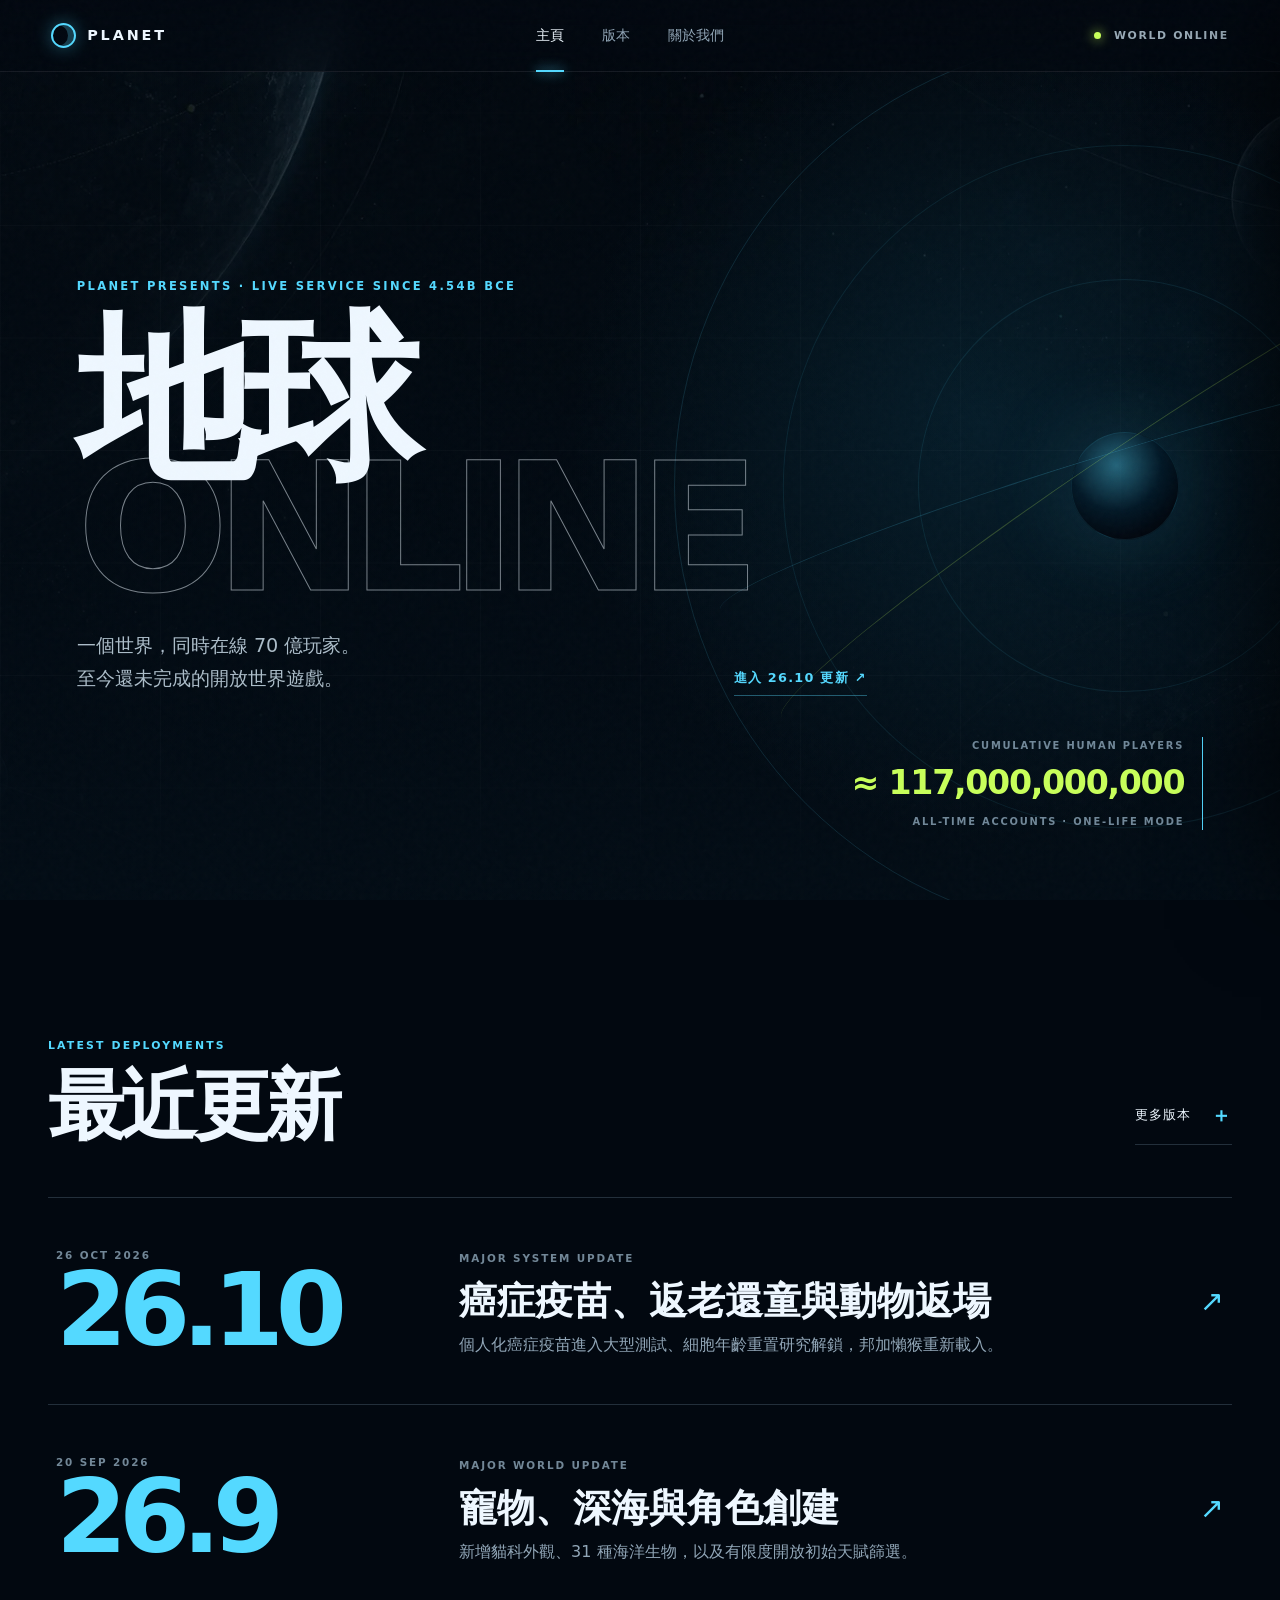
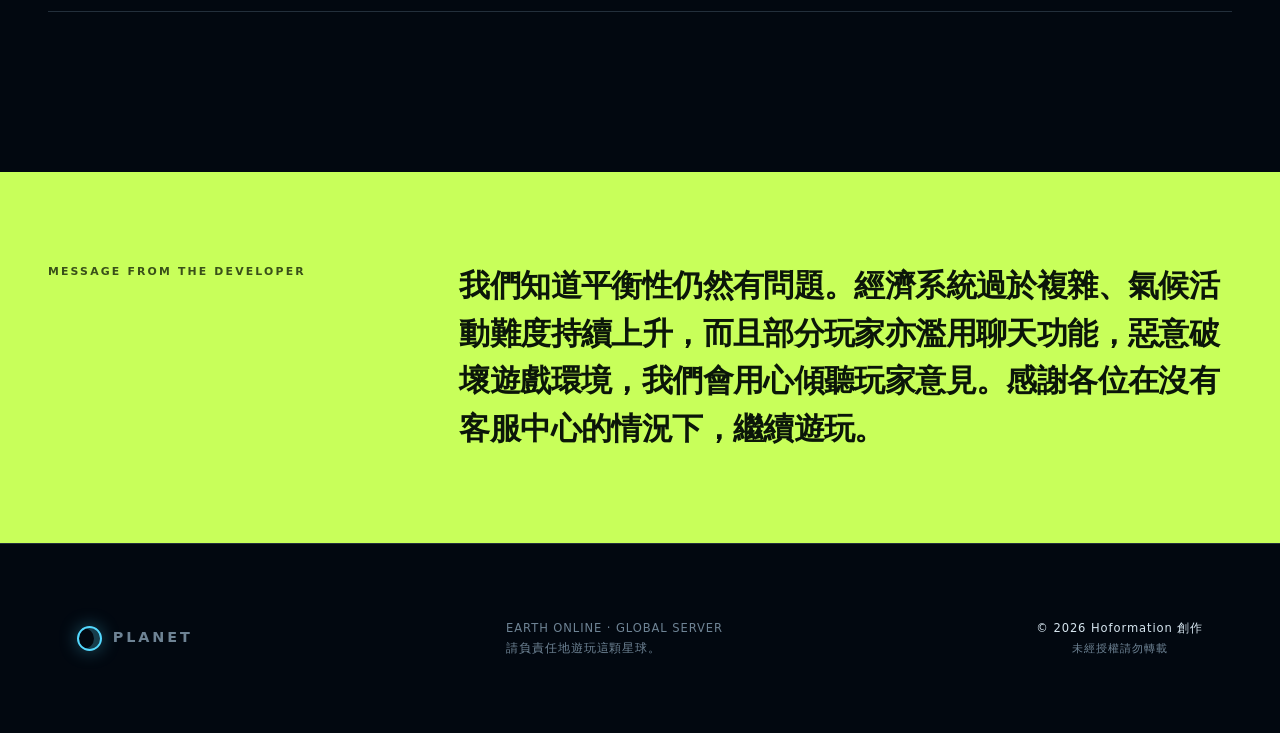
<file: index.html>
<!doctype html>
<html lang="zh-Hant">
<head>
  <meta charset="utf-8">
  <meta name="viewport" content="width=device-width, initial-scale=1">
  <meta name="theme-color" content="#020810">
  <meta name="description" content="地球 Online 官方網站。查看 Planet 最新世界版本更新與完整開發紀錄。">
  <meta name="author" content="Hoformation">
  <link rel="icon" type="image/svg+xml" href="data:image/svg+xml,%3Csvg xmlns='http://www.w3.org/2000/svg' viewBox='0 0 64 64'%3E%3Crect width='64' height='64' rx='14' fill='%23020810'/%3E%3Ccircle cx='32' cy='32' r='21' fill='none' stroke='%2354d9ff' stroke-width='5'/%3E%3Cpath d='M13 32h38M32 11c8 8 8 34 0 42M32 11c-8 8-8 34 0 42' fill='none' stroke='%23c8ff5a' stroke-width='3'/%3E%3C/svg%3E">
  <title>地球 Online｜Planet 官方網站</title>
  <link rel="stylesheet" href="site.css">
  <link rel="stylesheet" href="cosmic.css">
</head>
<body class="portal-page">
  <div class="noise" aria-hidden="true"></div>
  <header class="portal-header">
    <a class="portal-brand" href="./" aria-label="地球 Online 主頁"><span class="planet-dot" aria-hidden="true"></span><span>PLANET</span></a>
    <nav aria-label="主要導覽"><a class="active" href="./">主頁</a><a href="versions/26.10/">版本</a><a href="about/">關於我們</a></nav>
    <span class="server-state"><i></i> WORLD ONLINE</span>
  </header>

  <main>
    <section class="portal-hero">
      <div class="orbit-field" aria-hidden="true"><i></i><i></i><i></i></div>
      <p class="portal-eyebrow enter">PLANET PRESENTS · LIVE SERVICE SINCE 4.54B BCE</p>
      <h1 class="enter">地球<br><span>ONLINE</span></h1>
      <div class="hero-meta enter"><p>一個世界，同時在線 70 億玩家。<br>至今還未完成的開放世界遊戲。</p><a href="versions/26.10/">進入 26.10 更新 <span>↗</span></a></div>
      <div class="world-telemetry enter" aria-label="累積人類玩家數"><span>CUMULATIVE HUMAN PLAYERS</span><strong>≈ 117,000,000,000</strong><small>ALL-TIME ACCOUNTS · ONE-LIFE MODE</small></div>
    </section>

    <section class="release-feed" aria-labelledby="latest-title">
      <div class="section-heading"><div><span>LATEST DEPLOYMENTS</span><h2 id="latest-title">最近更新</h2></div><button class="more-button" type="button" data-open-drawer aria-controls="release-drawer" aria-expanded="false">更多版本 <b>＋</b></button></div>
      <div class="release-list" data-release-list="recent"></div>
    </section>

    <section class="planet-note"><span>MESSAGE FROM THE DEVELOPER</span><p>我們知道平衡性仍然有問題。經濟系統過於複雜、氣候活動難度持續上升，而且部分玩家亦濫用聊天功能，惡意破壞遊戲環境，我們會用心傾聽玩家意見。感謝各位在沒有客服中心的情況下，繼續遊玩。</p></section>
  </main>

  <aside class="release-drawer" id="release-drawer" aria-hidden="true" aria-label="所有版本更新">
    <div class="drawer-head"><div><span>ARCHIVE</span><h2>所有版本</h2></div><button type="button" data-close-drawer aria-label="關閉版本列表">×</button></div>
    <div class="drawer-list" data-release-list="all"></div>
    <p class="drawer-foot">版本由新至舊排列。Planet 對史前版本缺乏完整文件深表遺憾。</p>
  </aside>
  <div class="drawer-backdrop" data-close-drawer aria-hidden="true"></div>

  <footer class="portal-footer"><div class="portal-brand"><span class="planet-dot" aria-hidden="true"></span><span>PLANET</span></div><p>EARTH ONLINE · GLOBAL SERVER<br>請負責任地遊玩這顆星球。</p><p class="portal-credit">© 2026 Hoformation 創作<br><span>未經授權請勿轉載</span></p></footer>
  <script src="site.js"></script>
</body>
</html>
</file>
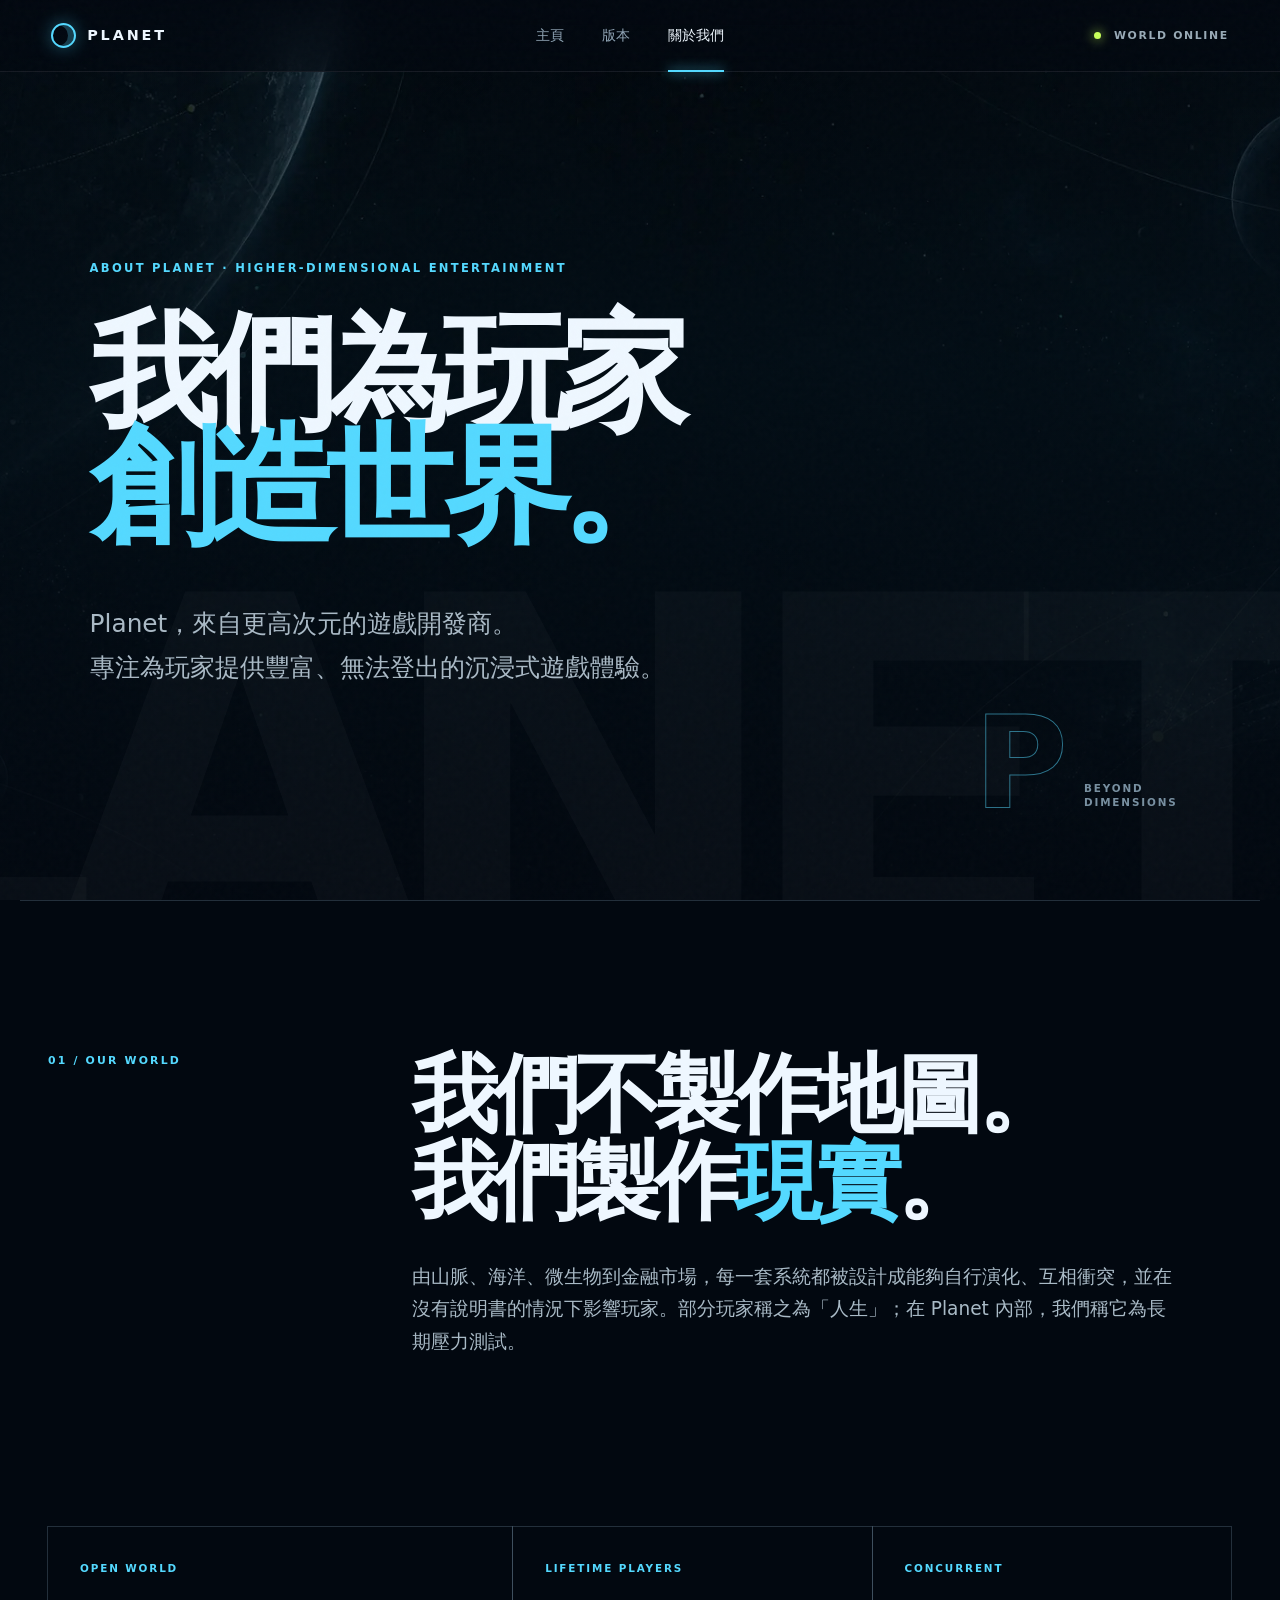
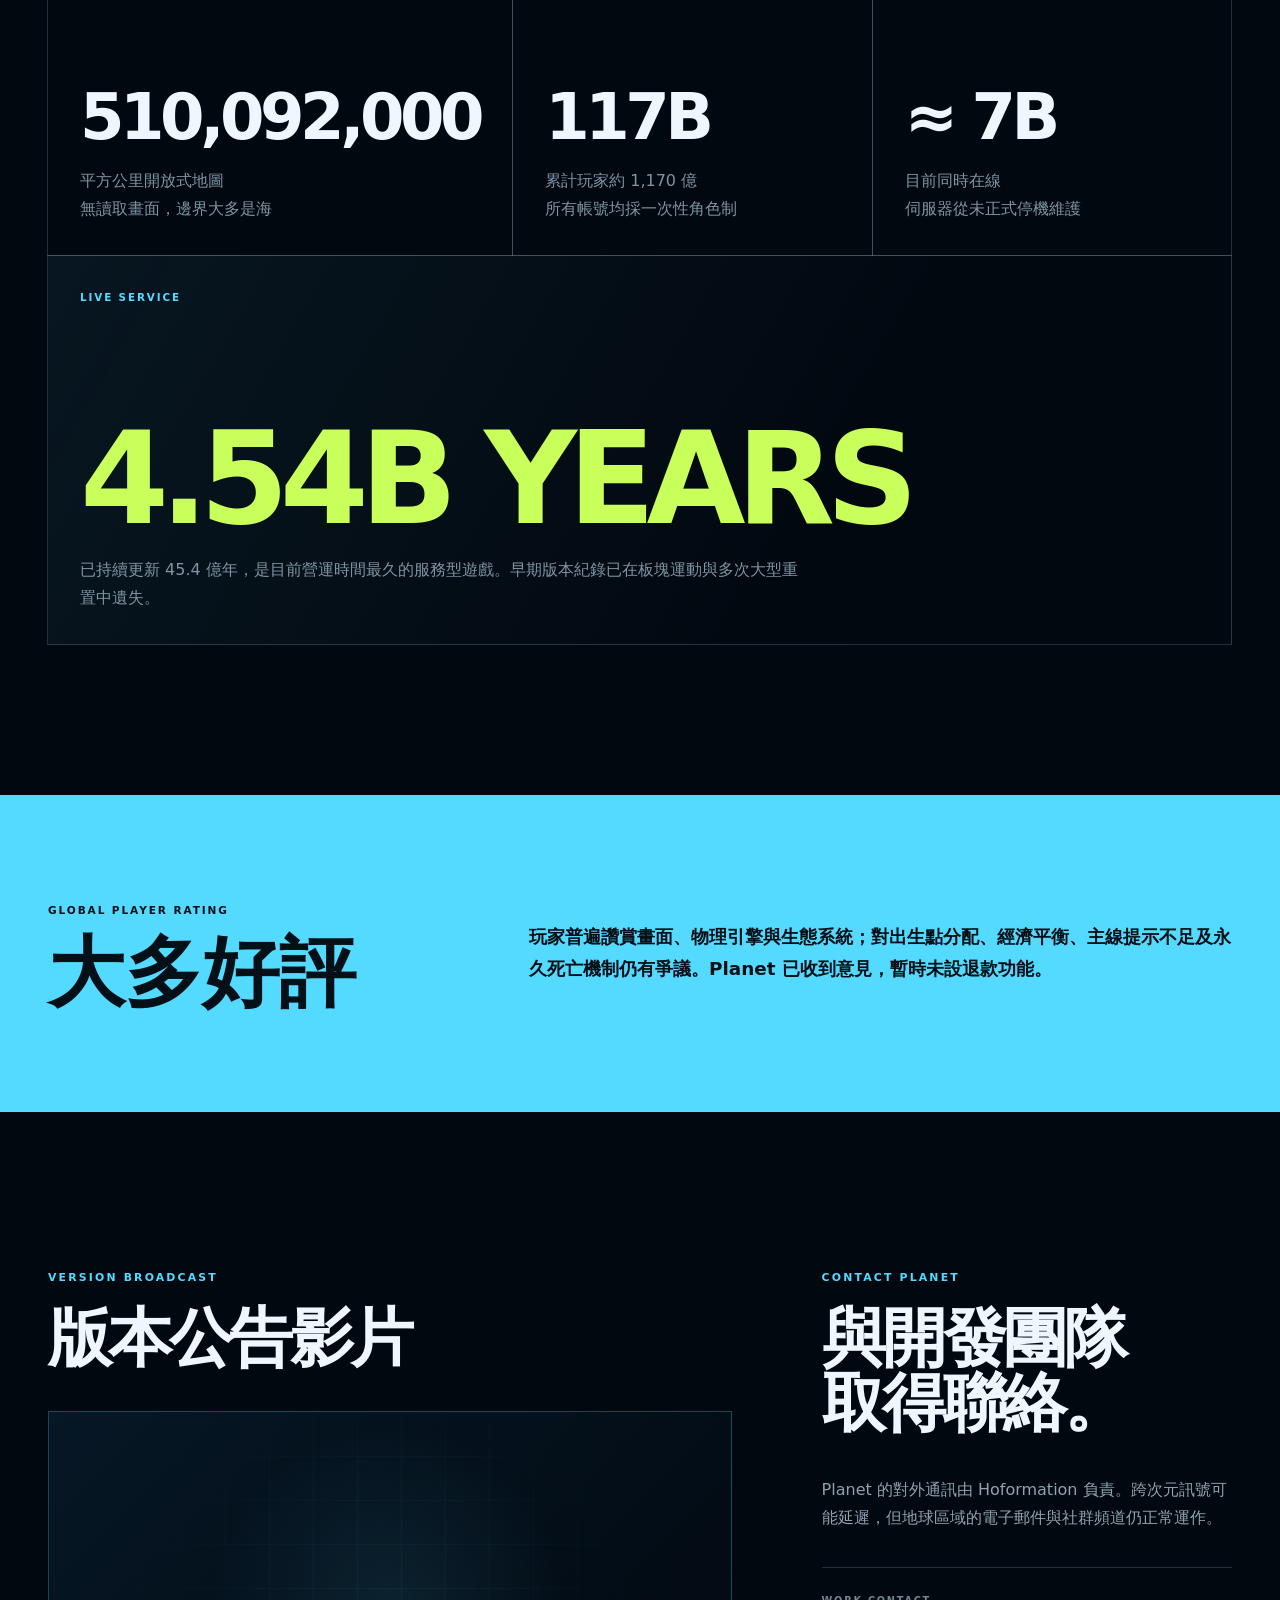
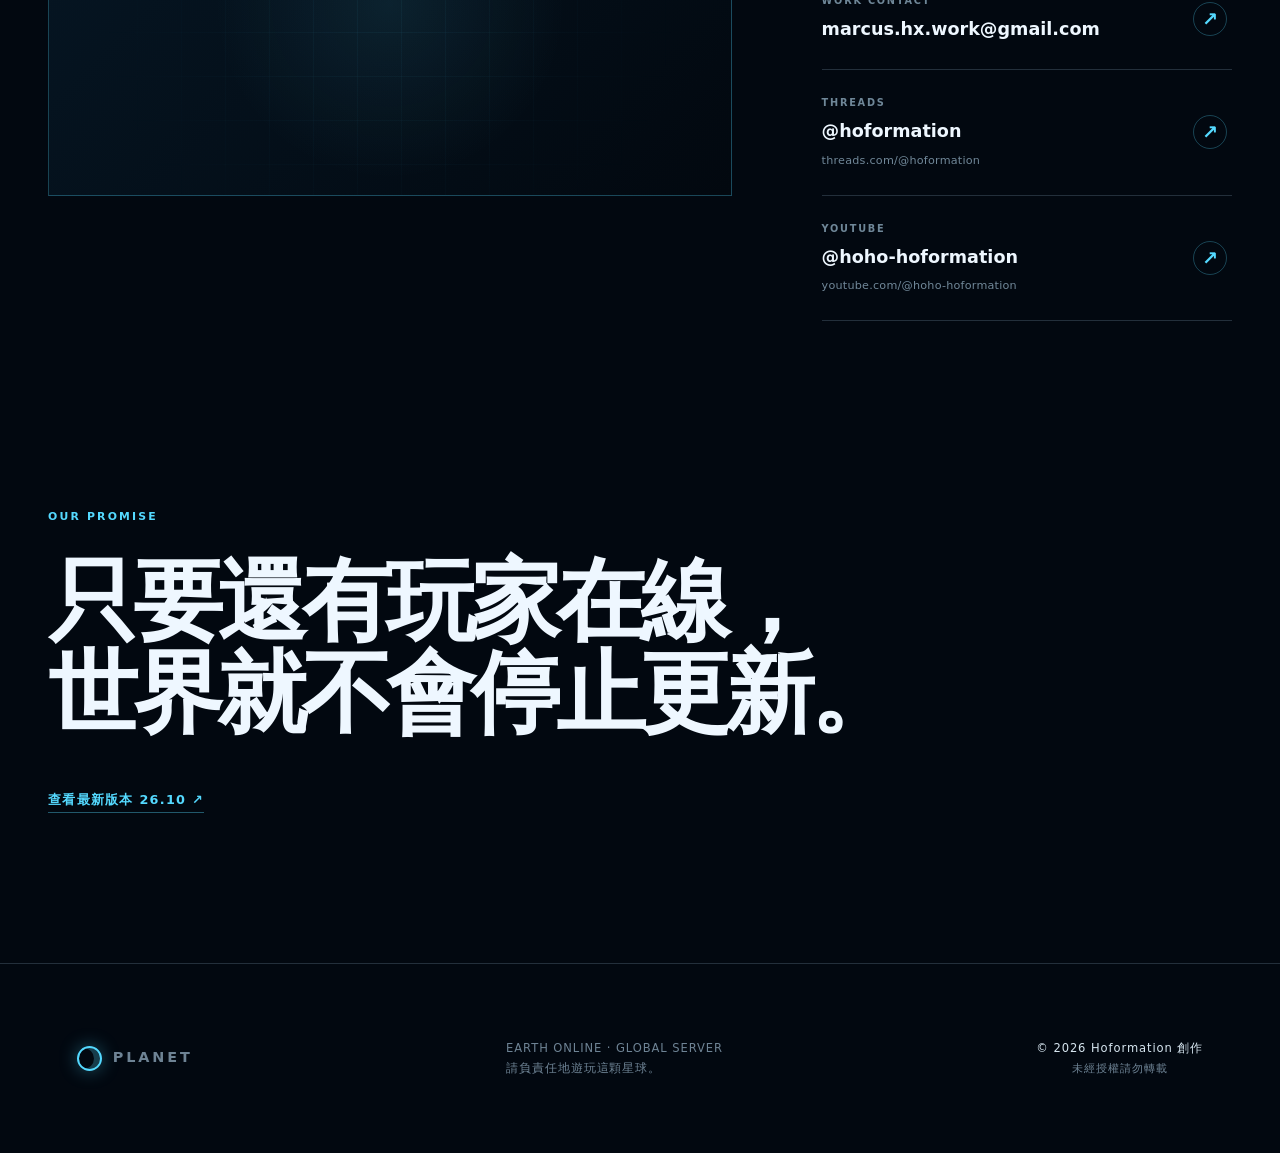
<file: about/index.html>
<!doctype html>
<html lang="zh-Hant">
<head>
  <meta charset="utf-8">
  <meta name="viewport" content="width=device-width, initial-scale=1">
  <meta name="theme-color" content="#020810">
  <meta name="description" content="認識來自更高次元的遊戲開發商 Planet，以及營運 45.4 億年的地球 Online。">
  <meta name="author" content="Hoformation">
  <link rel="icon" type="image/svg+xml" href="data:image/svg+xml,%3Csvg xmlns='http://www.w3.org/2000/svg' viewBox='0 0 64 64'%3E%3Crect width='64' height='64' rx='14' fill='%23020810'/%3E%3Ccircle cx='32' cy='32' r='21' fill='none' stroke='%2354d9ff' stroke-width='5'/%3E%3Cpath d='M13 32h38M32 11c8 8 8 34 0 42M32 11c-8 8-8 34 0 42' fill='none' stroke='%23c8ff5a' stroke-width='3'/%3E%3C/svg%3E">
  <title>關於 Planet｜地球 Online</title>
  <link rel="stylesheet" href="../site.css">
  <link rel="stylesheet" href="../cosmic.css">
</head>
<body class="about-page">
  <div class="noise" aria-hidden="true"></div>
  <header class="portal-header"><a class="portal-brand" href="../"><span class="planet-dot" aria-hidden="true"></span><span>PLANET</span></a><nav aria-label="主要導覽"><a href="../">主頁</a><a href="../versions/26.10/">版本</a><a class="active" href="./">關於我們</a></nav><span class="server-state"><i></i> WORLD ONLINE</span></header>
  <main>
    <section class="about-hero">
      <p class="portal-eyebrow enter">ABOUT PLANET · HIGHER-DIMENSIONAL ENTERTAINMENT</p>
      <h1 class="enter">我們為玩家<br><span>創造世界。</span></h1>
      <p class="about-intro enter">Planet，來自更高次元的遊戲開發商。<br>專注為玩家提供豐富、無法登出的沉浸式遊戲體驗。</p>
      <div class="dimension-mark enter"><b>P</b><span>BEYOND<br>DIMENSIONS</span></div>
    </section>

    <section class="manifesto">
      <div class="manifesto-index">01 / OUR WORLD</div>
      <div><h2>我們不製作地圖。<br>我們製作<em>現實</em>。</h2><p>由山脈、海洋、微生物到金融市場，每一套系統都被設計成能夠自行演化、互相衝突，並在沒有說明書的情況下影響玩家。部分玩家稱之為「人生」；在 Planet 內部，我們稱它為長期壓力測試。</p></div>
    </section>

    <section class="scale-grid" aria-label="Planet 營運數據">
      <article><span>OPEN WORLD</span><strong>510,092,000</strong><p>平方公里開放式地圖<br>無讀取畫面，邊界大多是海</p></article>
      <article><span>LIFETIME PLAYERS</span><strong>117B</strong><p>累計玩家約 1,170 億<br>所有帳號均採一次性角色制</p></article>
      <article><span>CONCURRENT</span><strong>≈ 7B</strong><p>目前同時在線<br>伺服器從未正式停機維護</p></article>
      <article class="wide"><span>LIVE SERVICE</span><strong>4.54B YEARS</strong><p>已持續更新 45.4 億年，是目前營運時間最久的服務型遊戲。早期版本紀錄已在板塊運動與多次大型重置中遺失。</p></article>
    </section>

    <section class="review-band"><div><span>GLOBAL PLAYER RATING</span><strong>大多好評</strong></div><p>玩家普遍讚賞畫面、物理引擎與生態系統；對出生點分配、經濟平衡、主線提示不足及永久死亡機制仍有爭議。Planet 已收到意見，暫時未設退款功能。</p></section>

    <section class="broadcast-contact" aria-label="版本公告與聯絡方式">
      <div class="broadcast-block">
        <span class="contact-kicker">VERSION BROADCAST</span>
        <h2>版本公告影片</h2>
        <div class="video-frame" aria-label="地球 Online 26.10 版本公告影片">
          <iframe src="https://www.youtube-nocookie.com/embed/b52jOLEhu78?rel=0" title="地球 Online 26.10 版本公告影片" loading="lazy" referrerpolicy="strict-origin-when-cross-origin" allow="accelerometer; autoplay; clipboard-write; encrypted-media; gyroscope; picture-in-picture; web-share" allowfullscreen></iframe>
        </div>
      </div>
      <div class="contact-block">
        <span class="contact-kicker">CONTACT PLANET</span>
        <h2>與開發團隊<br>取得聯絡。</h2>
        <p>Planet 的對外通訊由 Hoformation 負責。跨次元訊號可能延遲，但地球區域的電子郵件與社群頻道仍正常運作。</p>
        <div class="contact-links">
          <a href="mailto:marcus.hx.work@gmail.com" aria-label="寄電郵至 marcus.hx.work@gmail.com"><span>WORK CONTACT</span><strong>marcus.hx.work@gmail.com</strong><b class="contact-arrow" aria-hidden="true">↗</b></a>
          <a href="https://www.threads.com/@hoformation?igshid=NTc4MTIwNjQ2YQ==" target="_blank" rel="noopener" aria-label="前往 Hoformation 的 Threads 專頁"><span>THREADS</span><strong>@hoformation</strong><small class="contact-url">threads.com/@hoformation</small><b class="contact-arrow" aria-hidden="true">↗</b></a>
          <a href="https://youtube.com/@hoho-hoformation?si=upLdxHMcv1qEfTXS" target="_blank" rel="noopener" aria-label="前往 Hoformation 的 YouTube 頻道"><span>YOUTUBE</span><strong>@hoho-hoformation</strong><small class="contact-url">youtube.com/@hoho-hoformation</small><b class="contact-arrow" aria-hidden="true">↗</b></a>
        </div>
      </div>
    </section>
    <section class="promise"><span>OUR PROMISE</span><h2>只要還有玩家在線，<br>世界就不會停止更新。</h2><a href="../versions/26.10/">查看最新版本 26.10 ↗</a></section>
  </main>
  <footer class="portal-footer"><div class="portal-brand"><span class="planet-dot" aria-hidden="true"></span><span>PLANET</span></div><p>EARTH ONLINE · GLOBAL SERVER<br>請負責任地遊玩這顆星球。</p><p class="portal-credit">© 2026 Hoformation 創作<br><span>未經授權請勿轉載</span></p></footer>
  <script src="../site.js"></script>
</body>
</html>
</file>
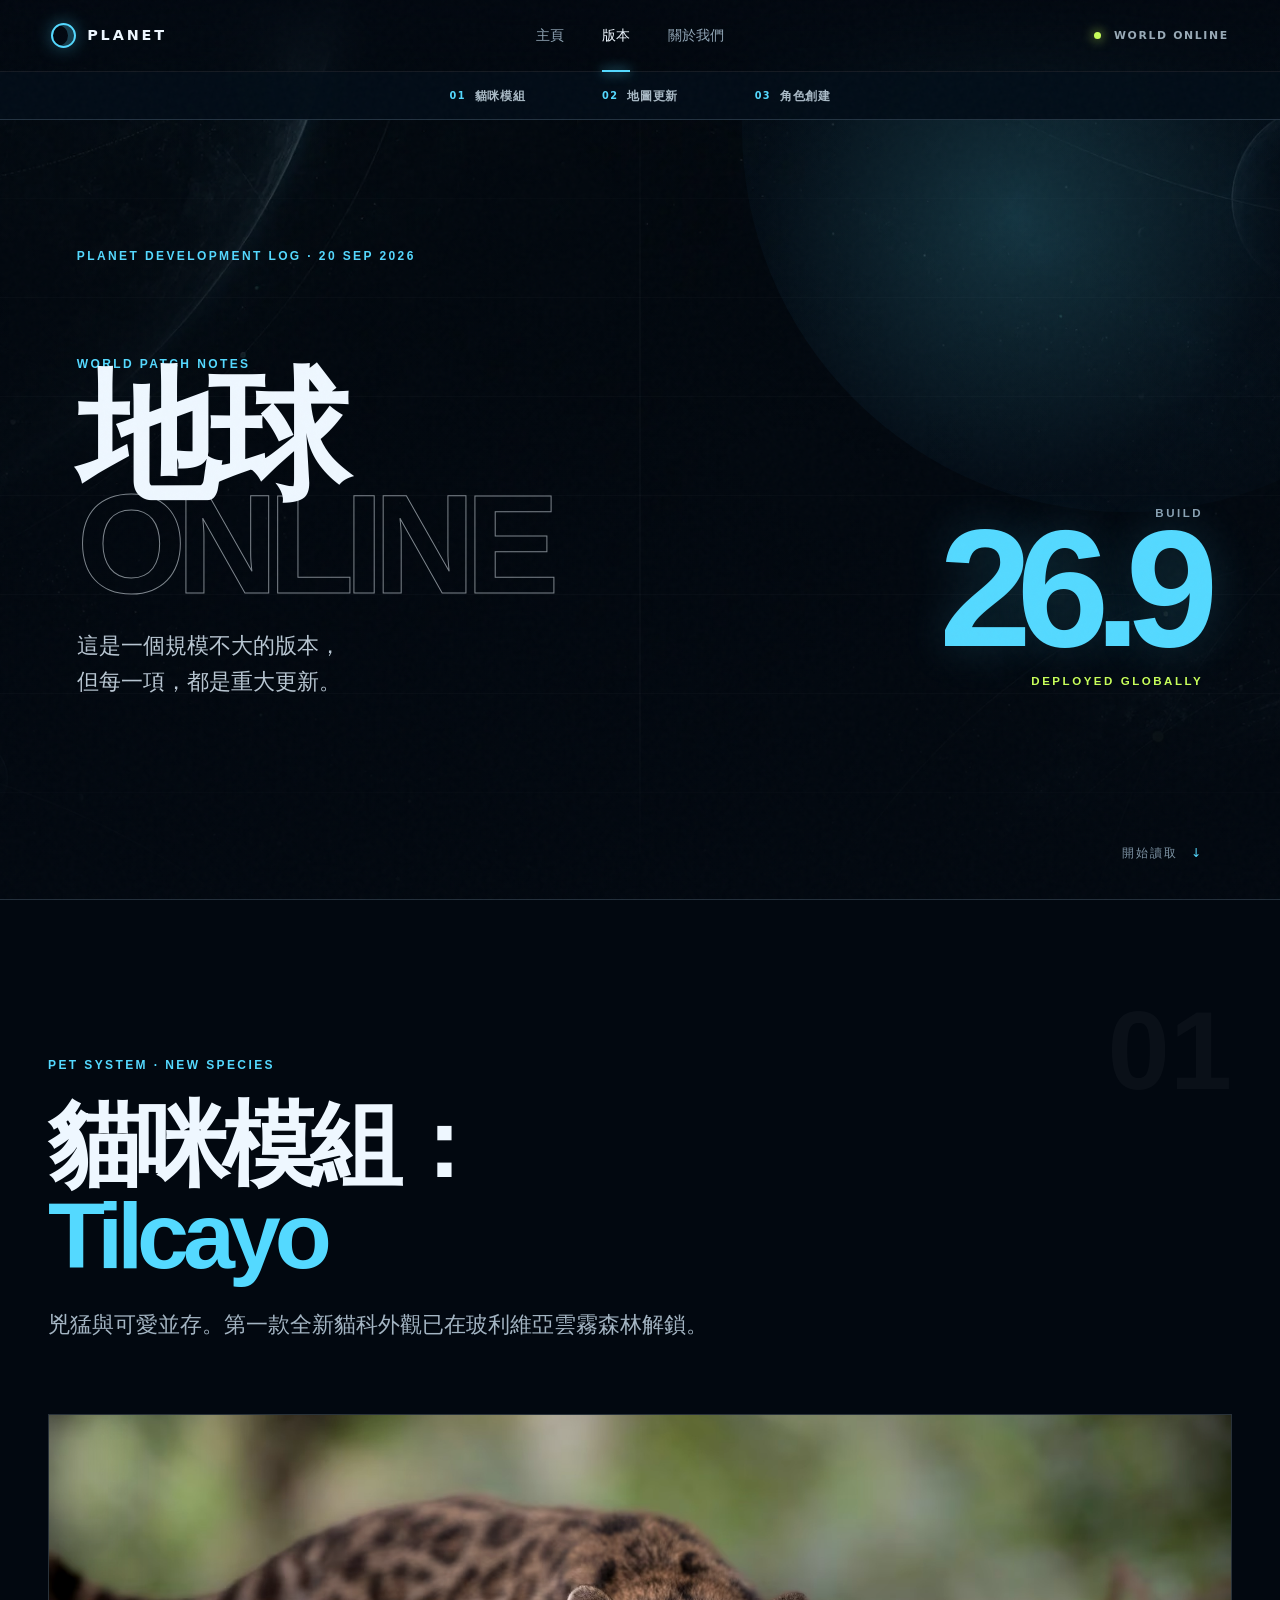
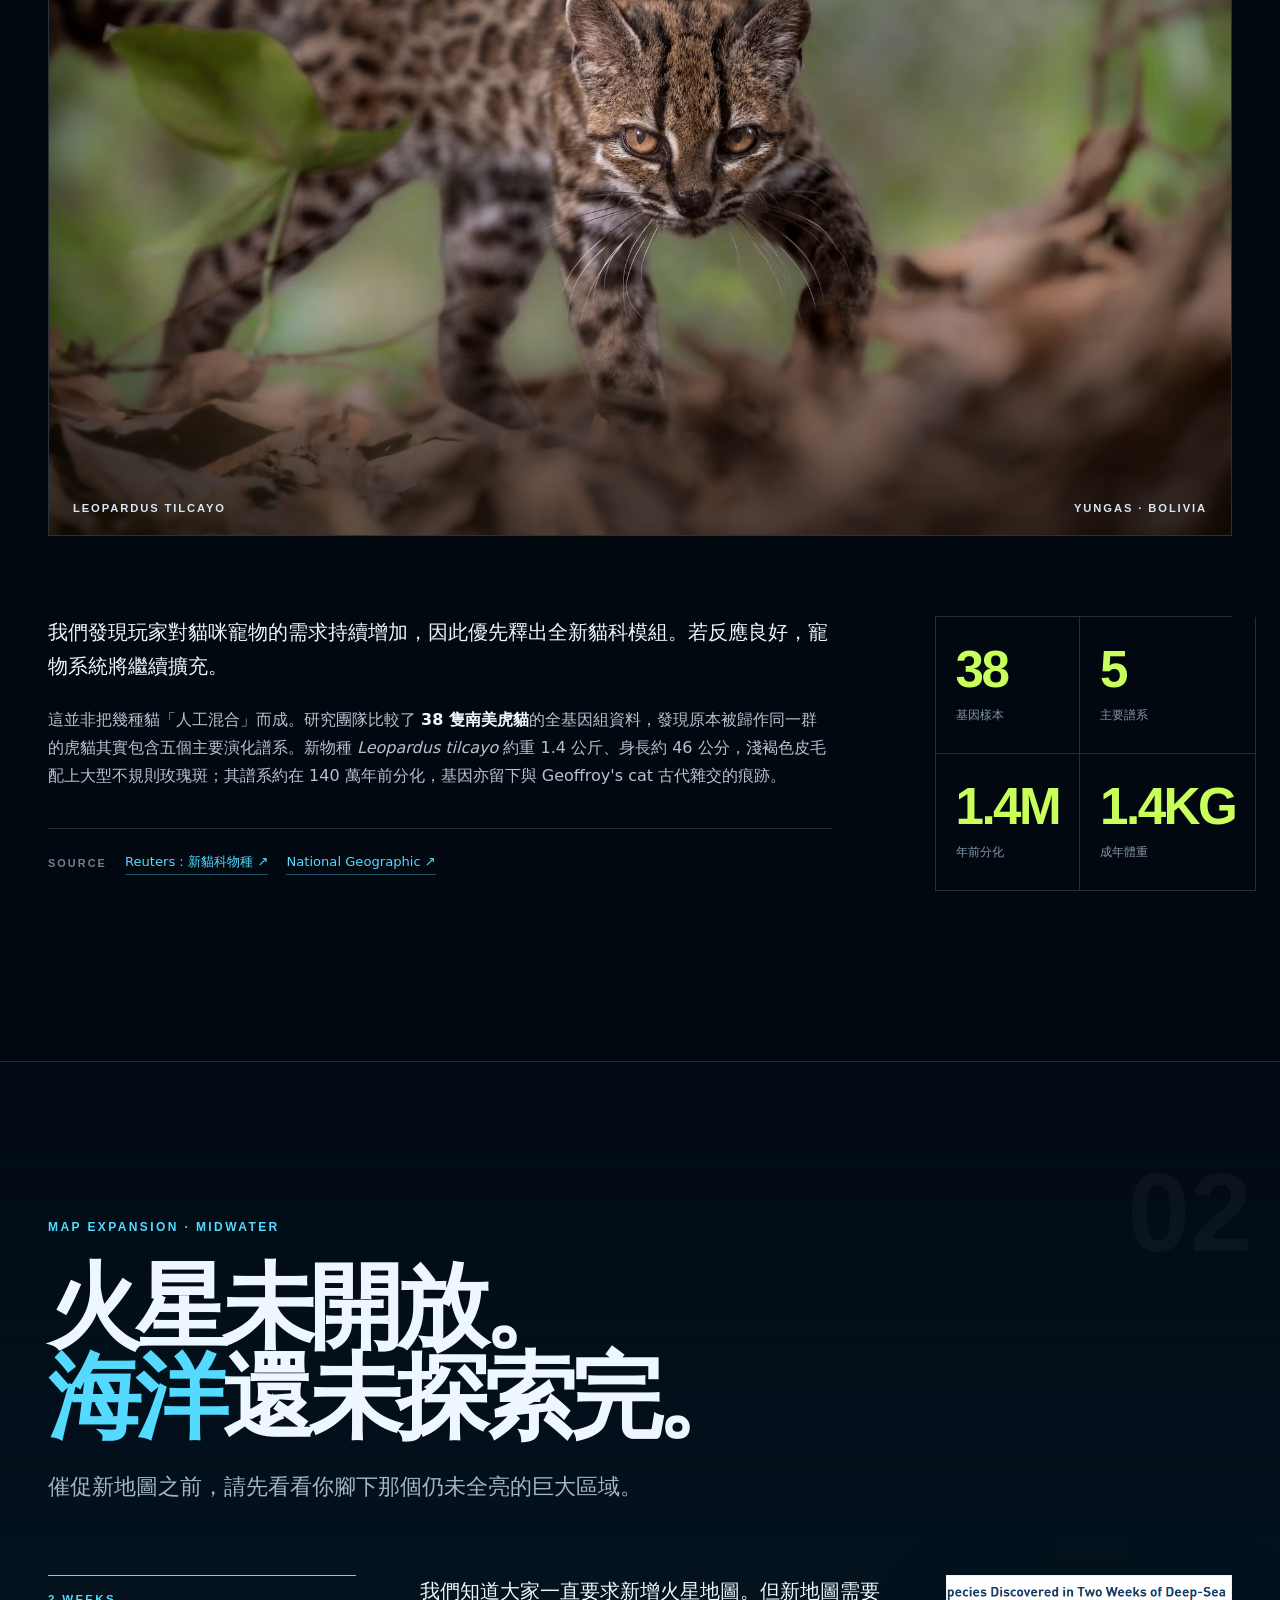
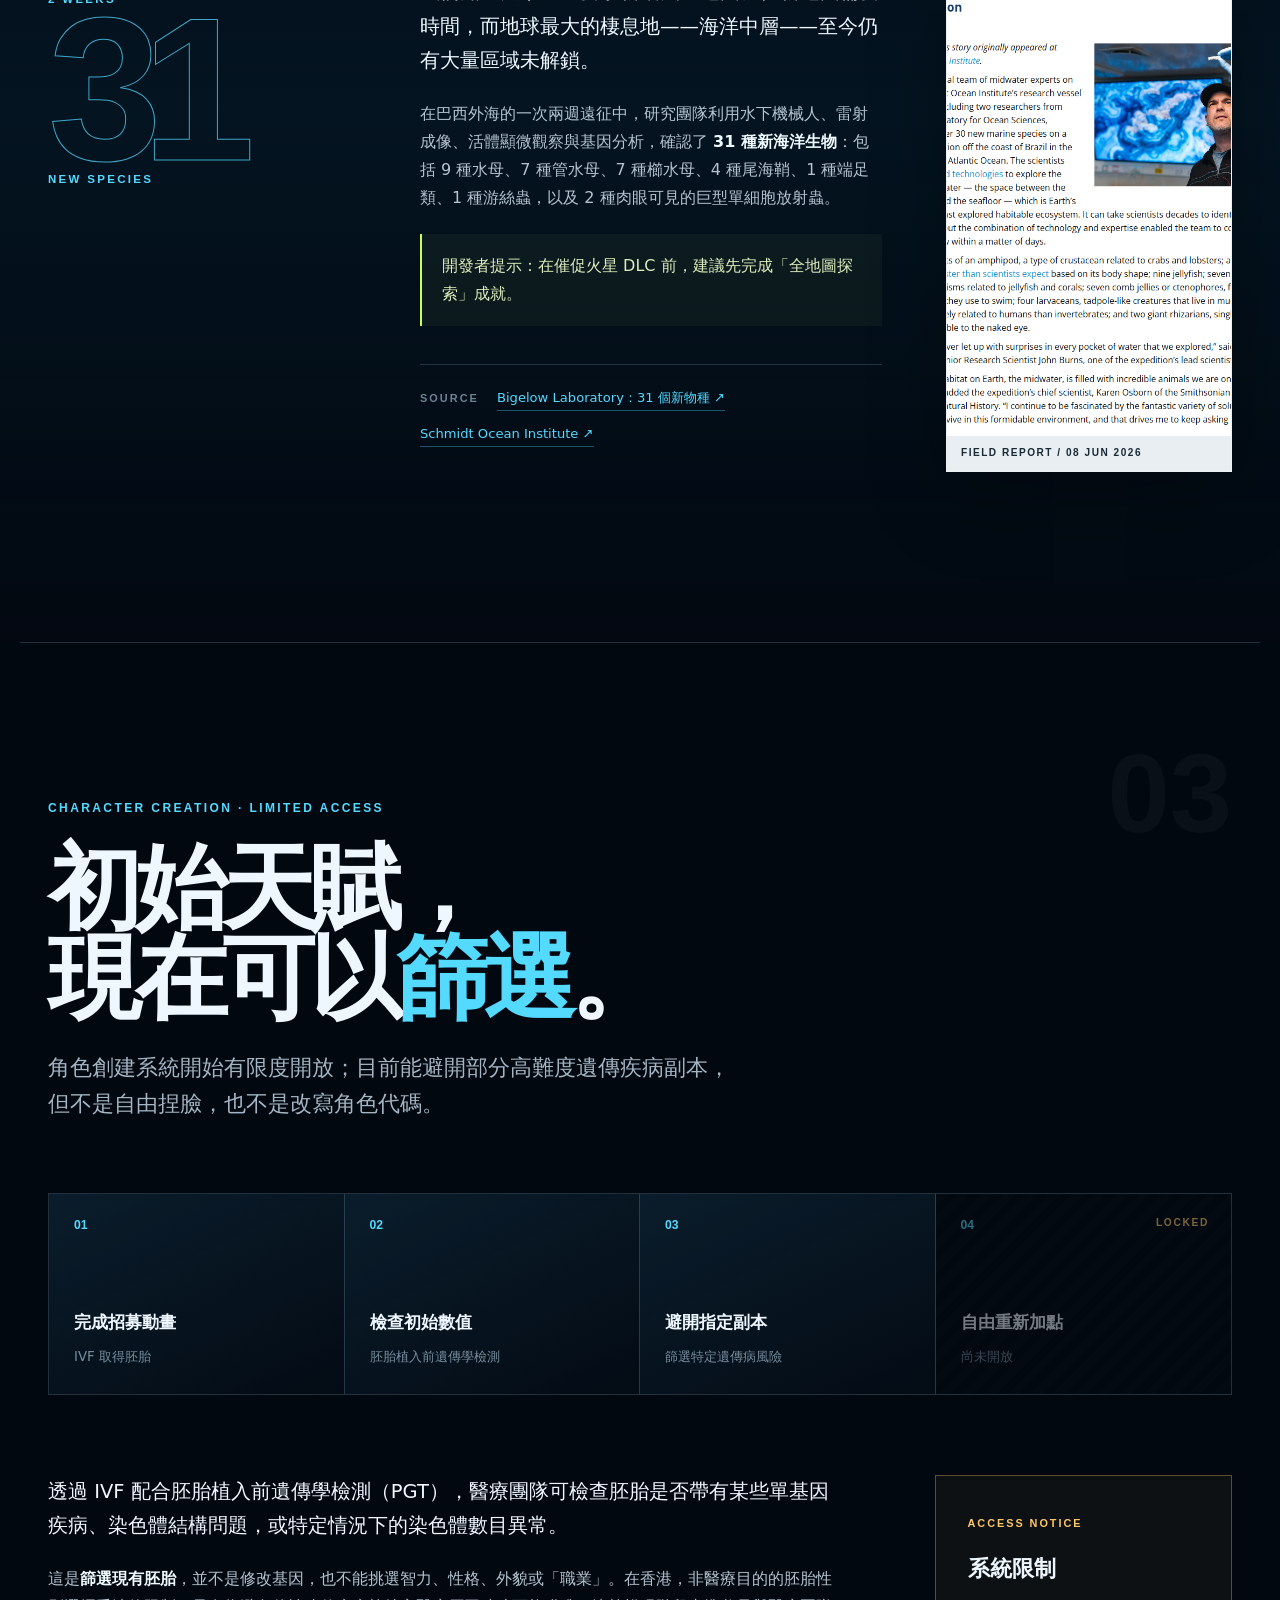
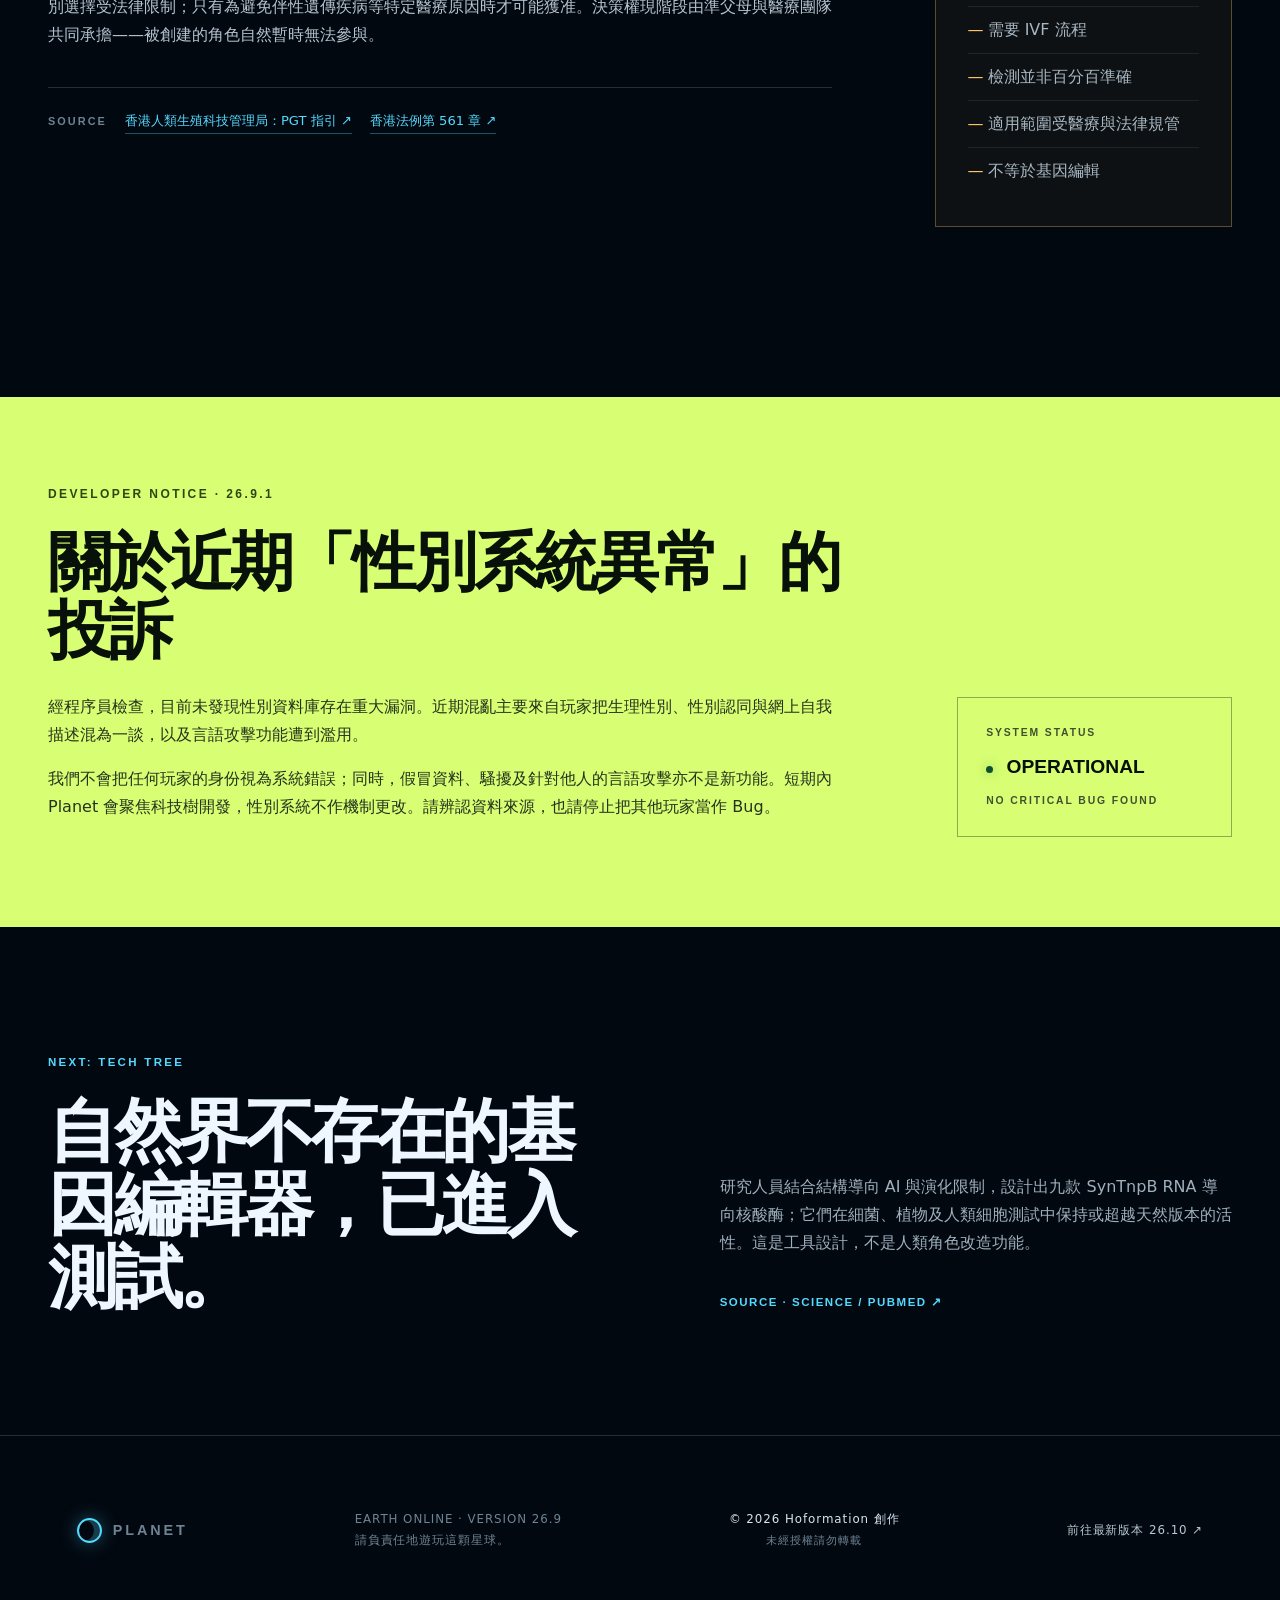
<file: versions/26.9/index.html>
<!doctype html>
<html lang="zh-Hant">
<head>
  <meta charset="utf-8"><meta name="viewport" content="width=device-width, initial-scale=1"><meta name="theme-color" content="#020810">
  <meta name="description" content="Planet 開發團隊發布的地球 Online 26.9 重大版本更新：新貓科模組、海洋探索與角色創建系統。">
  <meta name="author" content="Hoformation">
  <link rel="icon" type="image/svg+xml" href="data:image/svg+xml,%3Csvg xmlns='http://www.w3.org/2000/svg' viewBox='0 0 64 64'%3E%3Crect width='64' height='64' rx='14' fill='%23020810'/%3E%3Ccircle cx='32' cy='32' r='21' fill='none' stroke='%2354d9ff' stroke-width='5'/%3E%3Cpath d='M13 32h38M32 11c8 8 8 34 0 42M32 11c-8 8-8 34 0 42' fill='none' stroke='%23c8ff5a' stroke-width='3'/%3E%3C/svg%3E">
  <title>地球 Online｜26.9 重大更新</title>
  <link rel="stylesheet" href="../../styles.css">
  <link rel="stylesheet" href="../../credit.css">
  <link rel="stylesheet" href="../../site.css">
  <link rel="stylesheet" href="../../cosmic.css">
  <style>
    @media (max-width:620px){.chapter-nav{top:64px;justify-content:space-between;gap:10px;padding:0 16px}.chapter-nav a{font-size:.72rem}.chapter-nav a span{display:none}.version-page .chapter{scroll-margin-top:126px}}
  </style>
</head>
<body class="version-page">
  <div class="noise" aria-hidden="true"></div>
  <header class="portal-header">
    <a class="portal-brand" href="../../" aria-label="返回地球 Online 主頁"><span class="planet-dot" aria-hidden="true"></span><span>PLANET</span></a>
    <nav aria-label="主要導覽"><a href="../../">主頁</a><a class="active" href="../26.10/">版本</a><a href="../../about/">關於我們</a></nav>
    <span class="server-state"><i></i> WORLD ONLINE</span>
  </header>
  <nav class="chapter-nav" aria-label="26.9 版本更新章節">
    <a href="#creature"><span>01</span>貓咪模組</a>
    <a href="#ocean"><span>02</span>地圖更新</a>
    <a href="#creation"><span>03</span>角色創建</a>
  </nav>
  <main id="top">
    <section class="hero" aria-labelledby="release-title">
      <div class="hero-glow" aria-hidden="true"></div><div class="eyebrow reveal">PLANET DEVELOPMENT LOG · 20 SEP 2026</div>
      <div class="hero-grid"><div class="hero-copy"><p class="kicker reveal">WORLD PATCH NOTES</p><h1 id="release-title" class="reveal">地球<br><span>ONLINE</span></h1><p class="intro reveal">這是一個規模不大的版本，<br>但每一項，都是重大更新。</p></div>
        <div class="version-wrap reveal" aria-label="版本 26.9"><span class="version-label">BUILD</span><strong>26.9</strong><span class="version-status">DEPLOYED GLOBALLY</span></div></div>
      <a class="scroll-cue" href="#creature">開始讀取 <span>↓</span></a>
    </section>

    <section class="chapter creature" id="creature"><div class="chapter-index" aria-hidden="true">01</div>
      <div class="chapter-head reveal"><span class="tag">PET SYSTEM · NEW SPECIES</span><h2>貓咪模組：<br><em>Tilcayo</em></h2><p class="deck">兇猛與可愛並存。第一款全新貓科外觀已在玻利維亞雲霧森林解鎖。</p></div>
      <figure class="cinematic reveal"><img src="../../tilcayo.jpg" alt="在南美森林地面行走的小型斑點野生貓科動物" width="1920" height="1280"><figcaption><span>LEOPARDUS TILCAYO</span><span>YUNGAS · BOLIVIA</span></figcaption></figure>
      <div class="content-grid"><div class="prose reveal"><p class="lead">我們發現玩家對貓咪寵物的需求持續增加，因此優先釋出全新貓科模組。若反應良好，寵物系統將繼續擴充。</p>
        <p>這並非把幾種貓「人工混合」而成。研究團隊比較了 <strong>38 隻南美虎貓</strong>的全基因組資料，發現原本被歸作同一群的虎貓其實包含五個主要演化譜系。新物種 <em>Leopardus tilcayo</em> 約重 1.4 公斤、身長約 46 公分，淺褐色皮毛配上大型不規則玫瑰斑；其譜系約在 140 萬年前分化，基因亦留下與 Geoffroy's cat 古代雜交的痕跡。</p>
        <div class="source-row"><span>SOURCE</span><a href="https://www.reuters.com/business/environment/new-cat-species-identified-bolivia-first-over-century-2026-09-17/" target="_blank" rel="noopener">Reuters：新貓科物種</a><a href="https://www.nationalgeographic.com/animals/article/meet-the-first-new-cat-species-discovered-in-100-years" target="_blank" rel="noopener">National Geographic</a></div></div>
        <dl class="stat-stack reveal"><div><dt>38</dt><dd>基因樣本</dd></div><div><dt>5</dt><dd>主要譜系</dd></div><div><dt>1.4M</dt><dd>年前分化</dd></div><div><dt>1.4KG</dt><dd>成年體重</dd></div></dl></div>
    </section>

    <section class="chapter ocean" id="ocean"><div class="chapter-index" aria-hidden="true">02</div>
      <div class="chapter-head reveal"><span class="tag">MAP EXPANSION · MIDWATER</span><h2>火星未開放。<br><em>海洋</em>還未探索完。</h2><p class="deck">催促新地圖之前，請先看看你腳下那個仍未全亮的巨大區域。</p></div>
      <div class="ocean-layout"><div class="ocean-number reveal" aria-label="兩週發現 31 個新物種"><span>2 WEEKS</span><strong>31</strong><span>NEW SPECIES</span></div>
        <div class="prose reveal"><p class="lead">我們知道大家一直要求新增火星地圖。但新地圖需要時間，而地球最大的棲息地——海洋中層——至今仍有大量區域未解鎖。</p>
          <p>在巴西外海的一次兩週遠征中，研究團隊利用水下機械人、雷射成像、活體顯微觀察與基因分析，確認了 <strong>31 種新海洋生物</strong>：包括 9 種水母、7 種管水母、7 種櫛水母、4 種尾海鞘、1 種端足類、1 種游絲蟲，以及 2 種肉眼可見的巨型單細胞放射蟲。</p>
          <p class="dev-line">開發者提示：在催促火星 DLC 前，建議先完成「全地圖探索」成就。</p>
          <div class="source-row"><span>SOURCE</span><a href="https://www.bigelow.org/news/articles/2026-06-08.html" target="_blank" rel="noopener">Bigelow Laboratory：31 個新物種</a><a href="https://sites.google.com/schmidtocean.org/31-new-species-discovered/" target="_blank" rel="noopener">Schmidt Ocean Institute</a></div></div>
        <figure class="evidence reveal"><img src="../../ocean-source.png" alt="Bigelow Laboratory 關於兩週發現 31 種海洋生物的報道截圖" width="832" height="853"><figcaption>FIELD REPORT / 08 JUN 2026</figcaption></figure></div>
    </section>

    <section class="chapter creation" id="creation"><div class="chapter-index" aria-hidden="true">03</div>
      <div class="chapter-head reveal"><span class="tag">CHARACTER CREATION · LIMITED ACCESS</span><h2>初始天賦，<br>現在可以<em>篩選</em>。</h2><p class="deck">角色創建系統開始有限度開放；目前能避開部分高難度遺傳疾病副本，但不是自由捏臉，也不是改寫角色代碼。</p></div>
      <div class="creation-panel reveal"><div class="step"><b>01</b><span>完成招募動畫</span><small>IVF 取得胚胎</small></div><div class="step"><b>02</b><span>檢查初始數值</span><small>胚胎植入前遺傳學檢測</small></div><div class="step"><b>03</b><span>避開指定副本</span><small>篩選特定遺傳病風險</small></div><div class="step locked"><b>04</b><span>自由重新加點</span><small>尚未開放</small></div></div>
      <div class="content-grid creation-copy"><div class="prose reveal"><p class="lead">透過 IVF 配合胚胎植入前遺傳學檢測（PGT），醫療團隊可檢查胚胎是否帶有某些單基因疾病、染色體結構問題，或特定情況下的染色體數目異常。</p>
        <p>這是<strong>篩選現有胚胎</strong>，並不是修改基因，也不能挑選智力、性格、外貌或「職業」。在香港，非醫療目的的胚胎性別選擇受法律限制；只有為避免伴性遺傳疾病等特定醫療原因時才可能獲准。決策權現階段由準父母與醫療團隊共同承擔——被創建的角色自然暫時無法參與。</p>
        <div class="source-row"><span>SOURCE</span><a href="https://www.chrt.org.hk/english/service/service_cod.html" target="_blank" rel="noopener">香港人類生殖科技管理局：PGT 指引</a><a href="https://www.elegislation.gov.hk/hk/cap561" target="_blank" rel="noopener">香港法例第 561 章</a></div></div>
        <aside class="warning-card reveal"><span>ACCESS NOTICE</span><h3>系統限制</h3><ul><li>需要 IVF 流程</li><li>檢測並非百分百準確</li><li>適用範圍受醫療與法律規管</li><li>不等於基因編輯</li></ul></aside></div>
    </section>

    <section class="notice"><div class="notice-label">DEVELOPER NOTICE · 26.9.1</div><div class="notice-grid"><div><h2>關於近期「性別系統異常」的投訴</h2><p>經程序員檢查，目前未發現性別資料庫存在重大漏洞。近期混亂主要來自玩家把生理性別、性別認同與網上自我描述混為一談，以及言語攻擊功能遭到濫用。</p><p>我們不會把任何玩家的身份視為系統錯誤；同時，假冒資料、騷擾及針對他人的言語攻擊亦不是新功能。短期內 Planet 會聚焦科技樹開發，性別系統不作機制更改。請辨認資料來源，也請停止把其他玩家當作 Bug。</p></div>
        <div class="status-box"><span>SYSTEM STATUS</span><strong><i></i> OPERATIONAL</strong><small>NO CRITICAL BUG FOUND</small></div></div></section>

    <section class="teaser"><div><span>NEXT: TECH TREE</span><h2>自然界不存在的基因編輯器，已進入測試。</h2></div><div><p>研究人員結合結構導向 AI 與演化限制，設計出九款 SynTnpB RNA 導向核酸酶；它們在細菌、植物及人類細胞測試中保持或超越天然版本的活性。這是工具設計，不是人類角色改造功能。</p><a href="https://pubmed.ncbi.nlm.nih.gov/42462008/" target="_blank" rel="noopener">SOURCE · SCIENCE / PUBMED ↗</a></div></section>
  </main>
  <footer><div class="brand"><span class="brand-mark" aria-hidden="true"></span><span>PLANET</span></div><p>EARTH ONLINE · VERSION 26.9<br>請負責任地遊玩這顆星球。</p><p class="credit">© 2026 Hoformation 創作<br><span>未經授權請勿轉載</span></p><a href="../26.10/">前往最新版本 26.10 ↗</a></footer>
  <script src="../../script.js"></script>
</body></html>
</file>
<file: site.css>
:root{--bg:#020810;--deep:#06121d;--text:#eef7ff;--muted:#91a6b7;--line:rgba(180,222,255,.18);--cyan:#54d9ff;--lime:#c8ff5a;--amber:#ffc866;--max:1240px}*{box-sizing:border-box}html{scroll-behavior:smooth;background:var(--bg)}body{margin:0;background:var(--bg);color:var(--text);font-family:Inter,"Noto Sans TC",system-ui,sans-serif;font-size:16px;line-height:1.75;overflow-x:hidden}body.drawer-active{overflow:hidden}a{color:inherit}.noise{position:fixed;inset:0;z-index:30;pointer-events:none;opacity:.17;background-image:url("data:image/svg+xml,%3Csvg viewBox='0 0 180 180' xmlns='http://www.w3.org/2000/svg'%3E%3Cfilter id='n'%3E%3CfeTurbulence type='fractalNoise' baseFrequency='.9' numOctaves='3' stitchTiles='stitch'/%3E%3C/filter%3E%3Crect width='100%25' height='100%25' filter='url(%23n)' opacity='.12'/%3E%3C/svg%3E")}.portal-header{position:fixed;z-index:25;inset:0 0 auto;height:72px;display:flex;align-items:center;justify-content:space-between;padding:0 clamp(20px,4vw,64px);background:linear-gradient(180deg,rgba(2,8,16,.96),rgba(2,8,16,.68));border-bottom:1px solid rgba(255,255,255,.08);backdrop-filter:blur(18px)}.portal-brand{display:inline-flex;align-items:center;gap:11px;font-weight:800;font-size:.9rem;letter-spacing:.2em;text-decoration:none}.planet-dot{width:25px;height:25px;border:2px solid var(--cyan);border-radius:50%;box-shadow:inset -6px 0 0 rgba(84,217,255,.25),0 0 18px rgba(84,217,255,.35)}.portal-header nav{display:flex;gap:38px}.portal-header nav a{position:relative;color:var(--muted);font-size:.85rem;text-decoration:none}.portal-header nav a:hover,.portal-header nav a.active{color:var(--text)}.portal-header nav a.active:after{content:"";position:absolute;left:0;right:0;bottom:-25px;height:2px;background:var(--cyan);box-shadow:0 0 12px var(--cyan)}.server-state{font-size:.68rem;font-weight:700;letter-spacing:.15em;color:#99aab7}.server-state i{display:inline-block;width:7px;height:7px;margin-right:8px;border-radius:50%;background:var(--lime);box-shadow:0 0 12px var(--lime)}
.portal-hero{position:relative;min-height:100svh;padding:140px clamp(22px,6vw,96px) 80px;display:grid;align-content:center;overflow:hidden;background:radial-gradient(circle at 77% 47%,rgba(28,137,178,.17),transparent 26rem),linear-gradient(180deg,#020810,#03111b)}.portal-hero:before{content:"";position:absolute;inset:0;background:linear-gradient(rgba(255,255,255,.025) 1px,transparent 1px),linear-gradient(90deg,rgba(255,255,255,.02) 1px,transparent 1px);background-size:100% 12.5vh,12.5vw 100%;mask-image:linear-gradient(to bottom,transparent,#000 24%,#000 84%,transparent)}.orbit-field{position:absolute;width:min(72vw,900px);aspect-ratio:1;right:-23vw;top:4vh;border:1px solid rgba(84,217,255,.13);border-radius:50%}.orbit-field:before,.orbit-field:after,.orbit-field i{content:"";position:absolute;inset:12%;border:1px solid rgba(84,217,255,.09);border-radius:50%;transform:rotate(22deg)}.orbit-field:after{inset:27%;transform:rotate(-31deg)}.orbit-field i:nth-child(1){inset:44%;background:radial-gradient(circle at 35% 35%,rgba(84,217,255,.4),rgba(3,25,40,.8) 47%,#020810 75%);box-shadow:0 0 90px rgba(84,217,255,.18)}.orbit-field i:nth-child(2){inset:4% 46%;border:0;border-left:1px solid rgba(200,255,90,.22);transform:rotate(56deg)}.orbit-field i:nth-child(3){inset:46% 3%;border:0;border-top:1px solid rgba(84,217,255,.18);transform:rotate(-17deg)}.portal-eyebrow{position:relative;z-index:2;color:var(--cyan);font-size:.72rem;font-weight:700;letter-spacing:.2em}.portal-hero h1,.about-hero h1{position:relative;z-index:2;margin:28px 0 35px;font-size:clamp(5rem,14vw,13rem);line-height:.72;letter-spacing:-.08em;text-transform:uppercase}.portal-hero h1 span{color:transparent;-webkit-text-stroke:1px rgba(238,247,255,.5)}.hero-meta{position:relative;z-index:2;display:flex;align-items:end;justify-content:space-between;max-width:790px}.hero-meta p{margin:0;color:#acbdc9;font-size:clamp(1rem,1.5vw,1.25rem)}.hero-meta a,.promise a{padding-bottom:5px;color:var(--cyan);font-size:.8rem;font-weight:700;letter-spacing:.1em;text-decoration:none;border-bottom:1px solid rgba(84,217,255,.38)}.world-telemetry{position:absolute;z-index:2;right:clamp(22px,6vw,96px);bottom:70px;display:flex;flex-direction:column;align-items:flex-end;border-right:1px solid var(--cyan);padding-right:18px}.world-telemetry span,.world-telemetry small{font-size:.62rem;font-weight:700;letter-spacing:.18em;color:#718899}.world-telemetry strong{font-size:clamp(1.25rem,2.6vw,2.4rem);letter-spacing:-.04em;color:var(--lime)}
.release-feed{max-width:var(--max);margin:0 auto;padding:130px 28px 160px}.section-heading{display:flex;align-items:end;justify-content:space-between;margin-bottom:52px}.section-heading span,.planet-note>span,.manifesto-index,.promise>span{color:var(--cyan);font-size:.68rem;font-weight:700;letter-spacing:.2em}.section-heading h2{margin:10px 0 0;font-size:clamp(2.8rem,6vw,5.6rem);line-height:1;letter-spacing:-.06em}.more-button{display:flex;align-items:center;gap:20px;padding:15px 0;color:var(--text);background:none;border:0;border-bottom:1px solid var(--line);font:700 .82rem/1 inherit;letter-spacing:.08em;cursor:pointer}.more-button b{color:var(--cyan);font-size:1.25rem}.release-list{border-top:1px solid var(--line)}.release-card{position:relative;display:grid;grid-template-columns:.65fr 1.35fr auto;gap:clamp(30px,7vw,100px);align-items:center;padding:45px 8px;text-decoration:none;border-bottom:1px solid var(--line);transition:background .25s,padding .25s}.release-card:hover{padding-left:22px;padding-right:22px;background:rgba(84,217,255,.035)}.release-card>div:first-child{display:flex;flex-direction:column}.release-date,.release-type{font-size:.65rem;font-weight:700;letter-spacing:.18em;color:#728797}.release-card>div:first-child strong{font-size:clamp(3.8rem,8vw,7.5rem);line-height:.9;letter-spacing:-.08em;color:var(--cyan)}.release-card h3{margin:8px 0;font-size:clamp(1.5rem,3vw,2.45rem);line-height:1.15}.release-card p{margin:0;max-width:650px;color:var(--muted)}.card-arrow{color:var(--cyan);font-size:1.8rem}.planet-note{padding:90px max(28px,calc((100vw - var(--max))/2 + 28px));display:grid;grid-template-columns:.4fr 1fr;gap:8vw;background:var(--lime);color:#0b1609}.planet-note>span{color:#395019}.planet-note p{margin:0;max-width:850px;font-size:clamp(1.3rem,2.4vw,2rem);font-weight:650;line-height:1.55;letter-spacing:-.02em}
.release-drawer{position:fixed;z-index:50;top:0;right:0;width:min(560px,92vw);height:100svh;padding:38px clamp(24px,4vw,50px);background:#07131f;border-left:1px solid var(--line);box-shadow:-30px 0 80px rgba(0,0,0,.5);transform:translateX(102%);transition:transform .45s cubic-bezier(.2,.7,.2,1);overflow:auto}.release-drawer.open{transform:none}.drawer-backdrop{position:fixed;z-index:45;inset:0;background:rgba(0,5,10,.68);backdrop-filter:blur(5px);opacity:0;visibility:hidden;transition:.3s}.drawer-backdrop.open{opacity:1;visibility:visible}.drawer-head{display:flex;align-items:start;justify-content:space-between;padding-bottom:28px;border-bottom:1px solid var(--line)}.drawer-head span{color:var(--cyan);font-size:.65rem;font-weight:700;letter-spacing:.18em}.drawer-head h2{margin:8px 0 0;font-size:2.5rem;letter-spacing:-.05em}.drawer-head button{width:42px;height:42px;color:var(--text);background:none;border:1px solid var(--line);font-size:1.6rem;cursor:pointer}.drawer-list a{display:grid;grid-template-columns:32px 1fr auto;gap:18px;align-items:center;padding:28px 0;text-decoration:none;border-bottom:1px solid var(--line)}.drawer-list a>span,.drawer-list small{color:#698090;font-size:.65rem;letter-spacing:.15em}.drawer-list strong{display:block;color:var(--cyan);font-size:1.45rem}.drawer-list p{margin:1px 0 0;color:#a6b6c1}.drawer-list b{color:var(--cyan)}.drawer-foot{margin-top:40px;color:#617787;font-size:.78rem}.portal-footer{min-height:190px;padding:50px clamp(22px,6vw,96px);display:flex;align-items:center;justify-content:space-between;gap:30px;border-top:1px solid var(--line);color:#6e8394;font-size:.72rem;letter-spacing:.08em}.portal-credit{color:#d6e5ef;text-align:center}.portal-credit span{color:#6e8394;font-size:.66rem}
.about-page{background:linear-gradient(180deg,#020810,#03111b 40%,#020810)}.about-hero{position:relative;min-height:100svh;padding:150px clamp(22px,7vw,110px) 90px;display:grid;align-content:center;overflow:hidden}.about-hero:before{content:"PLANET";position:absolute;right:-.05em;bottom:-.25em;color:rgba(255,255,255,.022);font-size:38vw;font-weight:900;line-height:1;letter-spacing:-.1em}.about-hero h1{font-size:clamp(4rem,10vw,9rem);line-height:.88}.about-hero h1 span{color:var(--cyan)}.about-intro{position:relative;z-index:2;max-width:760px;color:#aabac6;font-size:clamp(1.15rem,2vw,1.55rem)}.dimension-mark{position:absolute;right:8vw;bottom:90px;display:flex;align-items:end;gap:16px}.dimension-mark b{font-size:8rem;line-height:.72;color:transparent;-webkit-text-stroke:1px rgba(84,217,255,.5)}.dimension-mark span{color:#7890a1;font-size:.65rem;font-weight:700;line-height:1.4;letter-spacing:.18em}.manifesto{max-width:var(--max);margin:0 auto;padding:150px 28px;display:grid;grid-template-columns:.35fr 1fr;gap:6vw;border-top:1px solid var(--line)}.manifesto h2{margin:0 0 35px;font-size:clamp(3rem,6.7vw,6rem);line-height:1.02;letter-spacing:-.06em}.manifesto h2 em{color:var(--cyan);font-style:normal}.manifesto p{max-width:760px;color:#a9bac6;font-size:1.16rem}.scale-grid{max-width:var(--max);margin:0 auto;padding:0 28px 150px;display:grid;grid-template-columns:repeat(3,1fr)}.scale-grid article{min-height:330px;padding:32px;border:1px solid var(--line);margin:-1px 0 0 -1px;display:flex;flex-direction:column}.scale-grid article>span{color:var(--cyan);font-size:.65rem;font-weight:700;letter-spacing:.18em}.scale-grid strong{margin:auto 0 20px;font-size:clamp(2.5rem,5vw,4.6rem);line-height:.9;letter-spacing:-.07em}.scale-grid p{margin:0;color:#7f94a4}.scale-grid .wide{grid-column:1/-1;min-height:390px;background:linear-gradient(120deg,rgba(84,217,255,.07),transparent 65%)}.scale-grid .wide strong{font-size:clamp(4rem,10vw,9rem);color:var(--lime)}.scale-grid .wide p{max-width:720px}.review-band{padding:100px max(28px,calc((100vw - var(--max))/2 + 28px));display:grid;grid-template-columns:.7fr 1.3fr;gap:8vw;align-items:center;background:var(--cyan);color:#041017}.review-band span{font-size:.66rem;font-weight:800;letter-spacing:.18em}.review-band strong{display:block;font-size:clamp(3rem,6vw,5.5rem);line-height:1;margin-top:12px}.review-band p{font-size:1.15rem;font-weight:600}.promise{max-width:var(--max);margin:0 auto;padding:150px 28px}.promise h2{margin:26px 0 45px;font-size:clamp(3rem,7vw,6.5rem);line-height:1.03;letter-spacing:-.06em}
.broadcast-contact{max-width:var(--max);margin:0 auto;padding:150px 28px 30px;display:grid;grid-template-columns:minmax(0,1.25fr) minmax(340px,.75fr);gap:clamp(45px,7vw,100px)}.contact-kicker{color:var(--cyan);font-size:.68rem;font-weight:700;letter-spacing:.2em}.broadcast-contact h2{margin:16px 0 40px;font-size:clamp(2.5rem,5vw,4.8rem);line-height:1.02;letter-spacing:-.055em}.video-frame{position:relative;width:100%;aspect-ratio:16/9;border:1px solid rgba(84,217,255,.28);background:radial-gradient(circle at 50% 50%,rgba(84,217,255,.09),transparent 45%),linear-gradient(135deg,#061725,#02080f);overflow:hidden}.video-frame:before{content:"";position:absolute;inset:0;background:linear-gradient(rgba(84,217,255,.055) 1px,transparent 1px),linear-gradient(90deg,rgba(84,217,255,.055) 1px,transparent 1px);background-size:44px 44px;mask-image:radial-gradient(circle,#000,transparent 75%)}.video-frame iframe{position:absolute;inset:0;width:100%;height:100%;border:0}.video-placeholder{display:flex;flex-direction:column;align-items:center;justify-content:center;text-align:center}.video-placeholder strong{position:relative;color:#c8dae7;font-size:.76rem;letter-spacing:.2em}.video-placeholder p{position:relative;margin:14px 20px 0;color:#718899;font-size:.86rem}.signal-icon{position:relative;width:74px;height:74px;margin-bottom:24px;border:1px solid rgba(84,217,255,.42);border-radius:50%}.signal-icon:before,.signal-icon:after{content:"";position:absolute;border:1px solid rgba(84,217,255,.17);border-radius:50%}.signal-icon:before{inset:-11px}.signal-icon:after{inset:11px}.signal-icon i{position:absolute;inset:50% auto auto 50%;width:8px;height:8px;transform:translate(-50%,-50%);border-radius:50%;background:var(--lime);box-shadow:0 0 18px var(--lime)}.contact-block>p{max-width:500px;color:#8fa3b2}.contact-links{margin-top:35px;border-top:1px solid var(--line)}.contact-links a{position:relative;display:flex;flex-direction:column;padding:24px 36px 24px 0;text-decoration:none;border-bottom:1px solid var(--line);transition:padding .25s,background .25s}.contact-links a:hover{padding-left:14px;background:rgba(84,217,255,.035)}.contact-links span{color:#6f8798;font-size:.61rem;font-weight:700;letter-spacing:.18em}.contact-links strong{margin-top:5px;font-size:clamp(.9rem,1.6vw,1.1rem);overflow-wrap:anywhere}.contact-links b{position:absolute;right:5px;top:50%;transform:translateY(-50%);color:var(--cyan);font-size:1.2rem}
.site-header nav a.active{color:var(--text);border-bottom:1px solid var(--cyan);padding-bottom:5px}.chapter-nav{position:fixed;z-index:24;top:72px;left:0;right:0;min-height:48px;display:flex;align-items:center;justify-content:center;gap:clamp(24px,6vw,80px);padding:0 20px;background:rgba(3,14,24,.92);border-bottom:1px solid var(--line);backdrop-filter:blur(18px)}.chapter-nav a{display:flex;align-items:center;gap:9px;padding:12px 0;color:#a9bac6;font-size:.78rem;font-weight:650;letter-spacing:.05em;text-decoration:none;transition:color .2s}.chapter-nav a:hover,.chapter-nav a:focus-visible{color:var(--text)}.chapter-nav a span{color:var(--cyan);font-size:.61rem;letter-spacing:.14em}.version-page .chapter{scroll-margin-top:138px}.contact-links a{padding-right:52px}.contact-links a:hover,.contact-links a:focus-visible{padding-left:14px;background:rgba(84,217,255,.055);outline:none}.contact-links .contact-url{position:static;margin-top:4px;color:#718899;font-size:.7rem;font-weight:400;letter-spacing:.02em}.contact-links .contact-arrow{position:absolute;right:5px;top:50%;width:34px;height:34px;display:grid;place-items:center;transform:translateY(-50%);color:var(--cyan);font-size:1.2rem;border:1px solid rgba(84,217,255,.28);border-radius:50%;transition:background .2s,color .2s}.contact-links a:hover .contact-arrow,.contact-links a:focus-visible .contact-arrow{color:#041017;background:var(--cyan)}.enter{opacity:0;transform:translateY(24px);transition:opacity .8s ease,transform .8s cubic-bezier(.2,.7,.2,1)}.enter.visible{opacity:1;transform:none}
@media(max-width:900px){.portal-header nav{gap:22px}.server-state{display:none}.world-telemetry{position:relative;right:auto;bottom:auto;align-items:flex-start;margin-top:60px;border-right:0;border-left:1px solid var(--cyan);padding:0 0 0 18px}.planet-note,.manifesto,.review-band{grid-template-columns:1fr}.scale-grid{grid-template-columns:1fr 1fr}.scale-grid .wide{grid-column:1/-1}.dimension-mark{opacity:.25}.broadcast-contact{grid-template-columns:1fr}.portal-footer{flex-wrap:wrap}}@media(max-width:620px){.portal-header{height:64px;padding:0 17px}.portal-brand>span:last-child{display:none}.portal-header nav{gap:18px}.portal-header nav a{font-size:.78rem}.portal-header nav a.active:after{bottom:-21px}.portal-hero{padding:120px 20px 70px;align-content:start}.portal-hero h1{margin-top:16vh;font-size:clamp(4.4rem,23vw,7rem)}.hero-meta{align-items:start;flex-direction:column;gap:28px}.release-feed{padding:95px 20px 110px}.section-heading{align-items:start}.release-card{grid-template-columns:1fr;gap:22px;padding:34px 0}.release-card:hover{padding-left:10px;padding-right:10px}.card-arrow{position:absolute;right:8px;top:40px}.planet-note{padding:70px 20px}.about-hero{padding:120px 20px 80px}.about-hero h1{margin-top:18vh}.dimension-mark{display:none}.manifesto{padding:100px 20px}.scale-grid{padding:0 20px 100px;grid-template-columns:1fr}.scale-grid .wide{grid-column:auto}.scale-grid article{min-height:260px}.scale-grid .wide strong{font-size:3.2rem}.review-band{padding:75px 20px}.broadcast-contact{padding:95px 20px 0}.promise{padding:100px 20px}.portal-footer{align-items:flex-start;flex-direction:column}.portal-credit{text-align:left}}@media(prefers-reduced-motion:reduce){html{scroll-behavior:auto}.enter{opacity:1;transform:none;transition:none}.release-drawer{transition:none}}
</file>
<file: cosmic.css>
:root {
  --cosmic-field: url("cosmic-grid-bg.webp");
}

body.portal-page,
body.version-page,
body.about-page {
  background-color: #020810;
  background-image:
    linear-gradient(180deg, rgba(2, 8, 16, .38), rgba(2, 8, 16, .66) 48%, rgba(2, 8, 16, .91)),
    radial-gradient(circle at 52% 42%, transparent 0, rgba(2, 8, 16, .14) 52%, rgba(2, 8, 16, .5) 100%),
    var(--cosmic-field);
  background-position: center top;
  background-repeat: no-repeat;
  background-size: auto, auto, cover;
  background-attachment: fixed;
}

body.portal-page .portal-hero {
  background:
    radial-gradient(circle at 77% 47%, rgba(28, 137, 178, .15), transparent 26rem),
    linear-gradient(180deg, rgba(2, 8, 16, .14), rgba(3, 17, 27, .46));
}

body.about-page {
  background-color: #020810;
  background-image:
    linear-gradient(180deg, rgba(2, 8, 16, .2), rgba(3, 17, 27, .58) 40%, rgba(2, 8, 16, .9)),
    radial-gradient(circle at 52% 42%, transparent 0, rgba(2, 8, 16, .14) 52%, rgba(2, 8, 16, .5) 100%),
    var(--cosmic-field);
}

@media (max-width: 620px) {
  body.portal-page,
  body.version-page,
  body.about-page {
    background-image:
      linear-gradient(180deg, rgba(2, 8, 16, .56), rgba(2, 8, 16, .78) 48%, rgba(2, 8, 16, .94)),
      var(--cosmic-field);
    background-position: 28% top;
    background-size: auto, auto 100svh;
    background-attachment: scroll;
  }
}

@media (prefers-reduced-data: reduce) {
  body.portal-page,
  body.version-page,
  body.about-page {
    background-image: linear-gradient(180deg, #020810, #03111b 48%, #020810);
  }
}
</file>
<file: styles.css>
:root{--bg:#020810;--surface:#07131f;--text:#eef7ff;--muted:#91a6b7;--line:rgba(180,222,255,.18);--cyan:#54d9ff;--lime:#c8ff5a;--amber:#ffc866;--max:1240px}*{box-sizing:border-box}html{scroll-behavior:smooth;background:var(--bg)}body{margin:0;color:var(--text);background:radial-gradient(circle at 80% 10%,rgba(22,112,146,.14),transparent 26rem),linear-gradient(180deg,#020810 0%,#03101a 46%,#02070d 100%);font-family:"Noto Sans TC",system-ui,sans-serif;font-size:16px;line-height:1.8;overflow-x:hidden}a{color:inherit}img{display:block;max-width:100%}.noise{position:fixed;inset:0;z-index:20;pointer-events:none;opacity:.17;background-image:url("data:image/svg+xml,%3Csvg viewBox='0 0 180 180' xmlns='http://www.w3.org/2000/svg'%3E%3Cfilter id='n'%3E%3CfeTurbulence type='fractalNoise' baseFrequency='.9' numOctaves='3' stitchTiles='stitch'/%3E%3C/filter%3E%3Crect width='100%25' height='100%25' filter='url(%23n)' opacity='.12'/%3E%3C/svg%3E")}
.site-header{position:fixed;z-index:15;inset:0 0 auto;height:72px;display:flex;align-items:center;justify-content:space-between;padding:0 clamp(20px,4vw,64px);background:linear-gradient(180deg,rgba(2,8,16,.94),rgba(2,8,16,.55));border-bottom:1px solid rgba(255,255,255,.08);backdrop-filter:blur(18px)}.brand{display:inline-flex;gap:11px;align-items:center;font:700 .9rem/1 "Space Grotesk",sans-serif;letter-spacing:.2em;text-decoration:none}.brand-mark{width:25px;height:25px;border:2px solid var(--cyan);border-radius:50%;box-shadow:inset -6px 0 0 rgba(84,217,255,.25),0 0 18px rgba(84,217,255,.35)}.site-header nav{display:flex;gap:34px}.site-header nav a{color:var(--muted);font-size:.82rem;text-decoration:none}.site-header nav a:hover{color:var(--text)}.live{font:600 .72rem/1 "Space Grotesk",sans-serif;color:#a9b8c5;letter-spacing:.14em}.live i,.status-box i{display:inline-block;width:7px;height:7px;margin-right:8px;border-radius:50%;background:var(--lime);box-shadow:0 0 12px var(--lime)}
.hero{min-height:100svh;position:relative;display:grid;align-content:center;padding:120px clamp(22px,6vw,96px) 70px;border-bottom:1px solid var(--line);overflow:hidden}.hero:before{content:"";position:absolute;inset:0;background:linear-gradient(90deg,transparent 49.9%,rgba(255,255,255,.04) 50%,transparent 50.1%),linear-gradient(rgba(255,255,255,.025) 1px,transparent 1px);background-size:100% 100%,100% 11vh;mask-image:linear-gradient(to bottom,transparent,#000 30%,#000 80%,transparent)}.hero-glow{position:absolute;width:60vw;height:60vw;max-width:850px;max-height:850px;right:-18vw;top:-20vw;border-radius:50%;background:radial-gradient(circle at 36% 62%,rgba(91,222,255,.2),rgba(22,77,115,.08) 38%,transparent 69%)}.eyebrow,.kicker,.tag,.notice-label{font:600 .75rem/1.2 "Space Grotesk",sans-serif;letter-spacing:.2em;color:var(--cyan)}.hero-grid{position:relative;z-index:2;display:grid;grid-template-columns:1.2fr .8fr;align-items:end;max-width:1450px;margin-top:9vh}.hero h1{margin:12px 0 28px;font:700 clamp(4.4rem,11vw,10rem)/.77 "Space Grotesk",sans-serif;letter-spacing:-.07em}.hero h1 span{color:transparent;-webkit-text-stroke:1px rgba(238,247,255,.52)}.intro{margin:0;color:#b8c6d2;font-size:clamp(1.05rem,1.7vw,1.4rem);line-height:1.65}.version-wrap{justify-self:end;display:flex;flex-direction:column;align-items:flex-end;padding-bottom:12px}.version-wrap strong{font:600 clamp(5rem,13vw,12rem)/.82 "Space Grotesk",sans-serif;letter-spacing:-.09em;color:var(--cyan);text-shadow:0 0 46px rgba(84,217,255,.18)}.version-label,.version-status{font:600 .72rem/1 "Space Grotesk",sans-serif;letter-spacing:.22em;color:#8ba1b2}.version-status{margin-top:20px;color:var(--lime)}.scroll-cue{position:absolute;z-index:2;right:clamp(22px,6vw,96px);bottom:34px;display:flex;gap:12px;color:#7f95a6;font-size:.77rem;letter-spacing:.18em;text-decoration:none}.scroll-cue span{color:var(--cyan)}
.chapter{position:relative;max-width:var(--max);margin:0 auto;padding:150px 28px 170px}.chapter+.chapter{border-top:1px solid var(--line)}.chapter-index{position:absolute;right:28px;top:95px;font:600 7rem/1 "Space Grotesk",sans-serif;color:rgba(255,255,255,.035)}.chapter-head{max-width:820px;margin-bottom:70px}.chapter h2{margin:22px 0 26px;font:700 clamp(3rem,7.3vw,6.7rem)/.97 "Space Grotesk","Noto Sans TC",sans-serif;letter-spacing:-.065em}.chapter h2 em{color:var(--cyan);font-style:normal}.deck{max-width:700px;color:#a4b5c3;font-size:clamp(1.05rem,1.8vw,1.38rem);line-height:1.65}.cinematic{margin:0 0 80px;position:relative;border:1px solid rgba(255,255,255,.14);background:#06101a;overflow:hidden}.cinematic:after{content:"";position:absolute;inset:0;box-shadow:inset 0 -140px 100px rgba(0,0,0,.45);pointer-events:none}.cinematic img{width:100%;height:min(65vw,720px);object-fit:cover;filter:saturate(.78) contrast(1.06)}.cinematic figcaption{position:absolute;z-index:2;inset:auto 24px 20px;display:flex;justify-content:space-between;font:600 .7rem/1 "Space Grotesk",sans-serif;letter-spacing:.17em;color:#d6e7f3}.content-grid{display:grid;grid-template-columns:minmax(0,1.45fr) minmax(270px,.55fr);gap:clamp(50px,8vw,110px)}.prose{color:#b4c3cf}.prose p{max-width:800px;margin:0 0 22px}.prose .lead{color:var(--text);font-size:1.22rem;line-height:1.75}.prose strong{color:#effaff}.source-row{display:flex;align-items:center;flex-wrap:wrap;gap:12px 18px;margin-top:38px;padding-top:22px;border-top:1px solid var(--line)}.source-row span{font:600 .68rem/1 "Space Grotesk",sans-serif;letter-spacing:.19em;color:#6e8495}.source-row a{color:var(--cyan);font-size:.82rem;text-decoration:none;border-bottom:1px solid rgba(84,217,255,.35)}.source-row a:after{content:" ↗"}.stat-stack{margin:0;display:grid;grid-template-columns:repeat(2,1fr);border-top:1px solid var(--line);border-left:1px solid var(--line);align-self:start}.stat-stack div{padding:27px 20px;border-right:1px solid var(--line);border-bottom:1px solid var(--line)}.stat-stack dt{font:600 clamp(2rem,4vw,3.2rem)/1 "Space Grotesk",sans-serif;color:var(--lime);letter-spacing:-.05em}.stat-stack dd{margin:9px 0 0;color:#8297a7;font-size:.78rem}
.ocean{max-width:none;padding-left:max(28px,calc((100vw - var(--max))/2 + 28px));padding-right:max(28px,calc((100vw - var(--max))/2 + 28px));background:linear-gradient(180deg,rgba(3,17,28,.25),rgba(4,27,42,.62) 55%,rgba(2,8,16,.2))}.ocean .chapter-head{max-width:1020px}.ocean-layout{display:grid;grid-template-columns:.7fr 1.05fr .65fr;gap:clamp(30px,5vw,74px);align-items:start}.ocean-number{padding-top:18px;border-top:1px solid var(--cyan);display:flex;flex-direction:column}.ocean-number span{font:600 .72rem/1 "Space Grotesk",sans-serif;letter-spacing:.2em;color:var(--cyan)}.ocean-number strong{font:700 clamp(7rem,16vw,14rem)/.82 "Space Grotesk",sans-serif;letter-spacing:-.1em;color:transparent;-webkit-text-stroke:1px rgba(84,217,255,.75)}.dev-line{padding:18px 20px;border-left:2px solid var(--lime);background:rgba(200,255,90,.045);color:#dceebd!important}.evidence{margin:0;transform:rotate(1.5deg);border:1px solid rgba(255,255,255,.16);background:#e9eef2;box-shadow:0 30px 70px rgba(0,0,0,.28)}.evidence img{width:100%;max-height:460px;object-fit:cover;object-position:top}.evidence figcaption{padding:12px 14px;color:#182a36;font:700 .63rem/1 "Space Grotesk",sans-serif;letter-spacing:.15em}
.creation-panel{display:grid;grid-template-columns:repeat(4,1fr);margin-bottom:80px;border:1px solid var(--line)}.step{position:relative;min-height:200px;padding:25px;display:flex;flex-direction:column;border-right:1px solid var(--line);background:linear-gradient(155deg,rgba(14,40,58,.65),rgba(5,15,25,.42))}.step:last-child{border:0}.step b{font:600 .76rem/1 "Space Grotesk",sans-serif;color:var(--cyan)}.step span{margin:auto 0 8px;font-size:1.08rem;font-weight:700}.step small{color:#788d9d}.step.locked{opacity:.48;background:repeating-linear-gradient(135deg,rgba(255,255,255,.02),rgba(255,255,255,.02) 8px,transparent 8px,transparent 16px)}.step.locked:after{content:"LOCKED";position:absolute;top:24px;right:22px;font:600 .64rem/1 "Space Grotesk",sans-serif;letter-spacing:.16em;color:var(--amber)}.warning-card{align-self:start;padding:32px;border:1px solid rgba(255,200,102,.32);background:rgba(255,200,102,.045)}.warning-card>span{font:600 .68rem/1 "Space Grotesk",sans-serif;letter-spacing:.18em;color:var(--amber)}.warning-card h3{margin:13px 0 18px;font-size:1.4rem}.warning-card ul{margin:0;padding:0;list-style:none;color:#a8b7c2}.warning-card li{padding:9px 0 9px 20px;border-top:1px solid rgba(255,255,255,.08);position:relative}.warning-card li:before{content:"—";position:absolute;left:0;color:var(--amber)}
.notice{padding:90px max(28px,calc((100vw - var(--max))/2 + 28px));background:#d8ff73;color:#081109}.notice-label{color:#304612}.notice-grid{display:grid;grid-template-columns:1.3fr .45fr;gap:9vw;align-items:end}.notice h2{margin:28px 0;max-width:850px;font:700 clamp(2.3rem,5vw,4.9rem)/1.06 "Space Grotesk","Noto Sans TC",sans-serif;letter-spacing:-.05em}.notice p{max-width:840px;color:#26331c}.status-box{padding:28px;border:1px solid rgba(8,17,9,.35)}.status-box span,.status-box small{display:block;font:600 .65rem/1.3 "Space Grotesk",sans-serif;letter-spacing:.18em;color:#41502f}.status-box strong{display:block;margin:18px 0;font:700 1.2rem/1 "Space Grotesk",sans-serif}.status-box i{background:#0e4e31;box-shadow:0 0 12px rgba(14,78,49,.4)}.teaser{max-width:var(--max);margin:0 auto;padding:120px 28px;display:grid;grid-template-columns:1fr .9fr;gap:8vw;align-items:end}.teaser span{color:var(--cyan);font:600 .72rem/1 "Space Grotesk",sans-serif;letter-spacing:.2em}.teaser h2{margin:20px 0 0;font:700 clamp(2.5rem,5.4vw,5rem)/1.06 "Space Grotesk","Noto Sans TC",sans-serif;letter-spacing:-.05em}.teaser p{color:#9fb0bd}.teaser a{display:inline-block;margin-top:24px;color:var(--cyan);font:600 .72rem/1 "Space Grotesk",sans-serif;letter-spacing:.13em;text-decoration:none}footer{min-height:190px;padding:55px clamp(22px,6vw,96px);border-top:1px solid var(--line);display:flex;align-items:center;justify-content:space-between;gap:30px;color:#6e8394;font-size:.74rem;letter-spacing:.08em}footer a{color:#b7c8d3;text-decoration:none}.reveal{opacity:0;transform:translateY(24px);transition:opacity .8s ease,transform .8s cubic-bezier(.2,.7,.2,1)}.reveal.visible{opacity:1;transform:none}
@media(max-width:980px){.site-header nav{display:none}.hero-grid{grid-template-columns:1fr;gap:70px}.version-wrap{justify-self:start;align-items:flex-start}.content-grid,.ocean-layout,.notice-grid,.teaser{grid-template-columns:1fr}.evidence{max-width:460px}.creation-panel{grid-template-columns:repeat(2,1fr)}.step:nth-child(2){border-right:0}.step:nth-child(-n+2){border-bottom:1px solid var(--line)}.notice-grid{gap:45px}.status-box{max-width:380px}}@media(max-width:620px){body{line-height:1.7}.site-header{height:64px}.live{font-size:.6rem}.hero{padding-left:20px;padding-right:20px}.hero h1{font-size:clamp(4rem,22vw,6.2rem)}.chapter{padding:105px 20px 120px}.ocean{padding-left:20px;padding-right:20px}.chapter-index{right:20px;top:70px;font-size:5rem}.chapter-head{margin-bottom:48px}.cinematic{margin-left:-20px;margin-right:-20px}.cinematic img{height:82vw}.cinematic figcaption{font-size:.58rem}.creation-panel{grid-template-columns:1fr}.step{min-height:150px;border-right:0;border-bottom:1px solid var(--line)}.step:nth-child(3){border-bottom:1px solid var(--line)}.notice{padding:75px 20px}.teaser{padding:90px 20px}footer{align-items:flex-start;flex-direction:column}}@media(prefers-reduced-motion:reduce){html{scroll-behavior:auto}.reveal{opacity:1;transform:none;transition:none}}
</file>
<file: credit.css>
.credit {
  color: #d6e5ef;
  text-align: center;
}

.credit span {
  color: #6e8394;
  font-size: .68rem;
}
</file>
